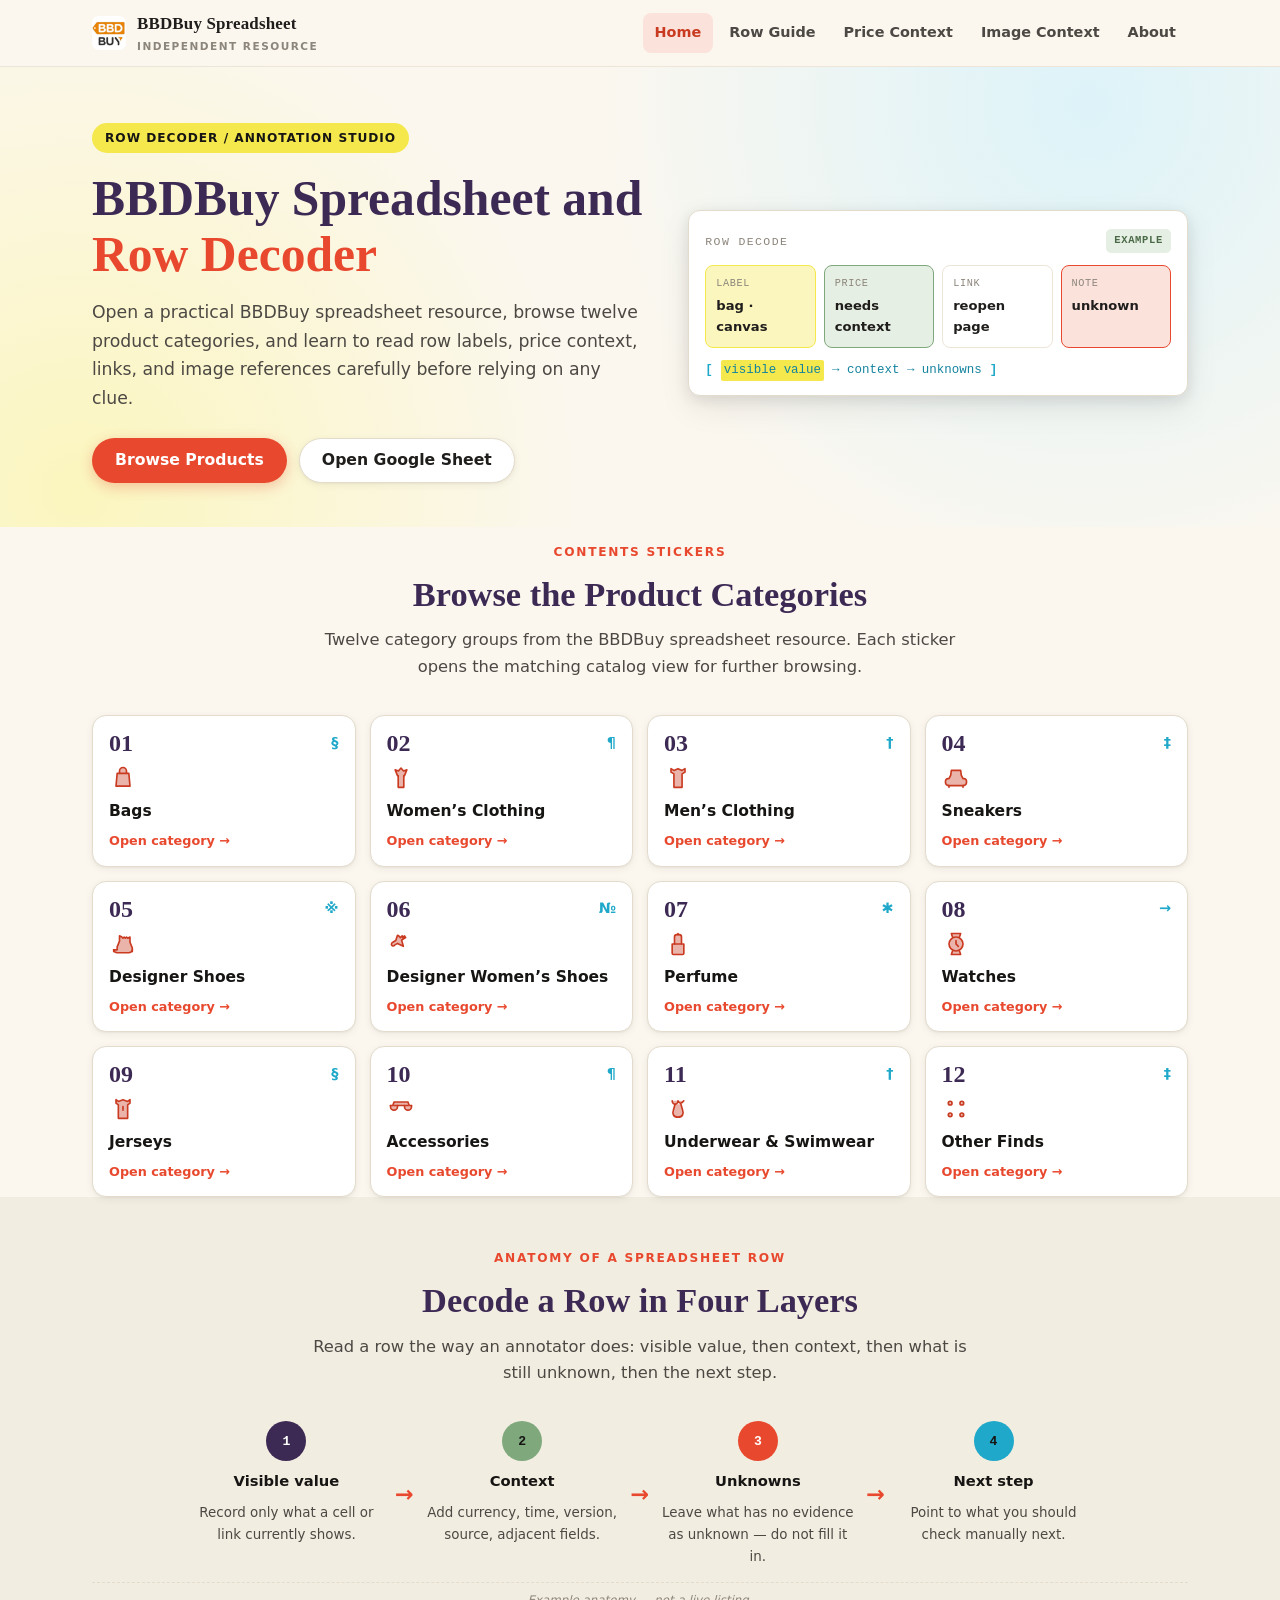
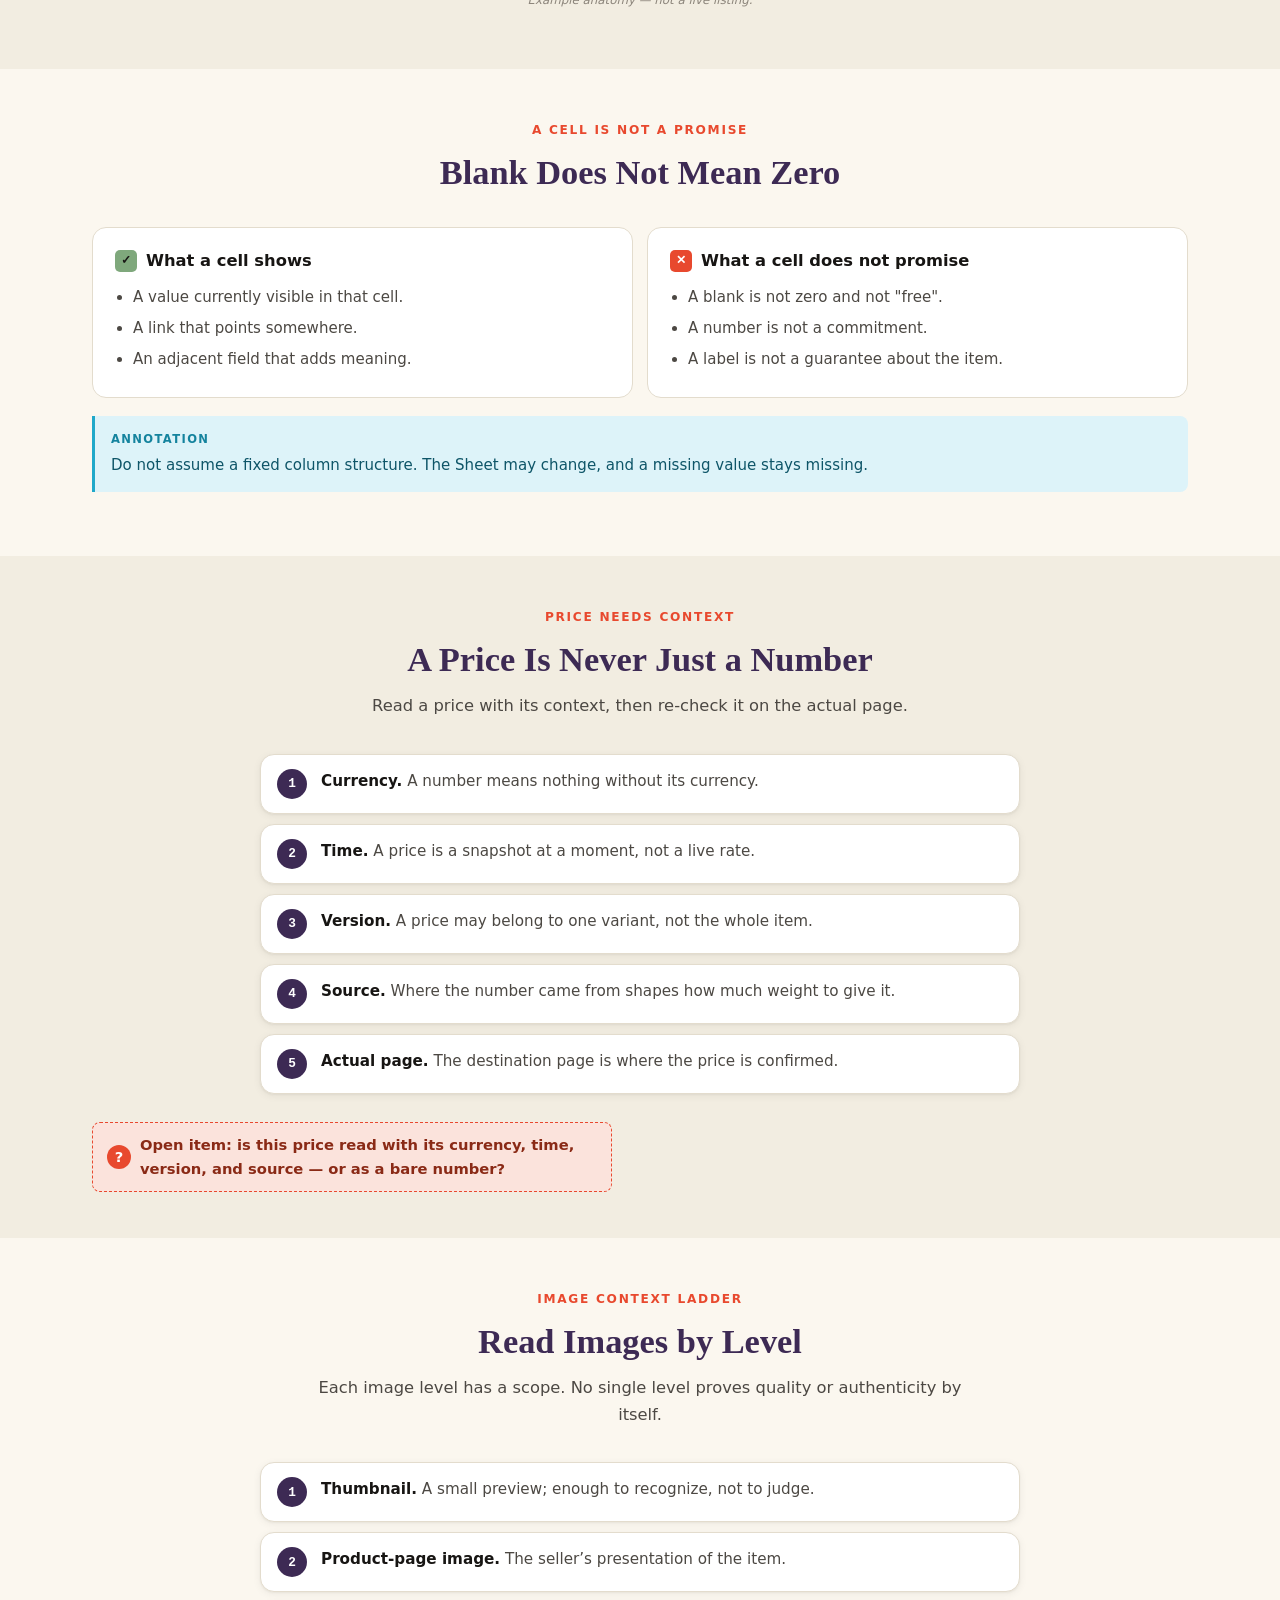
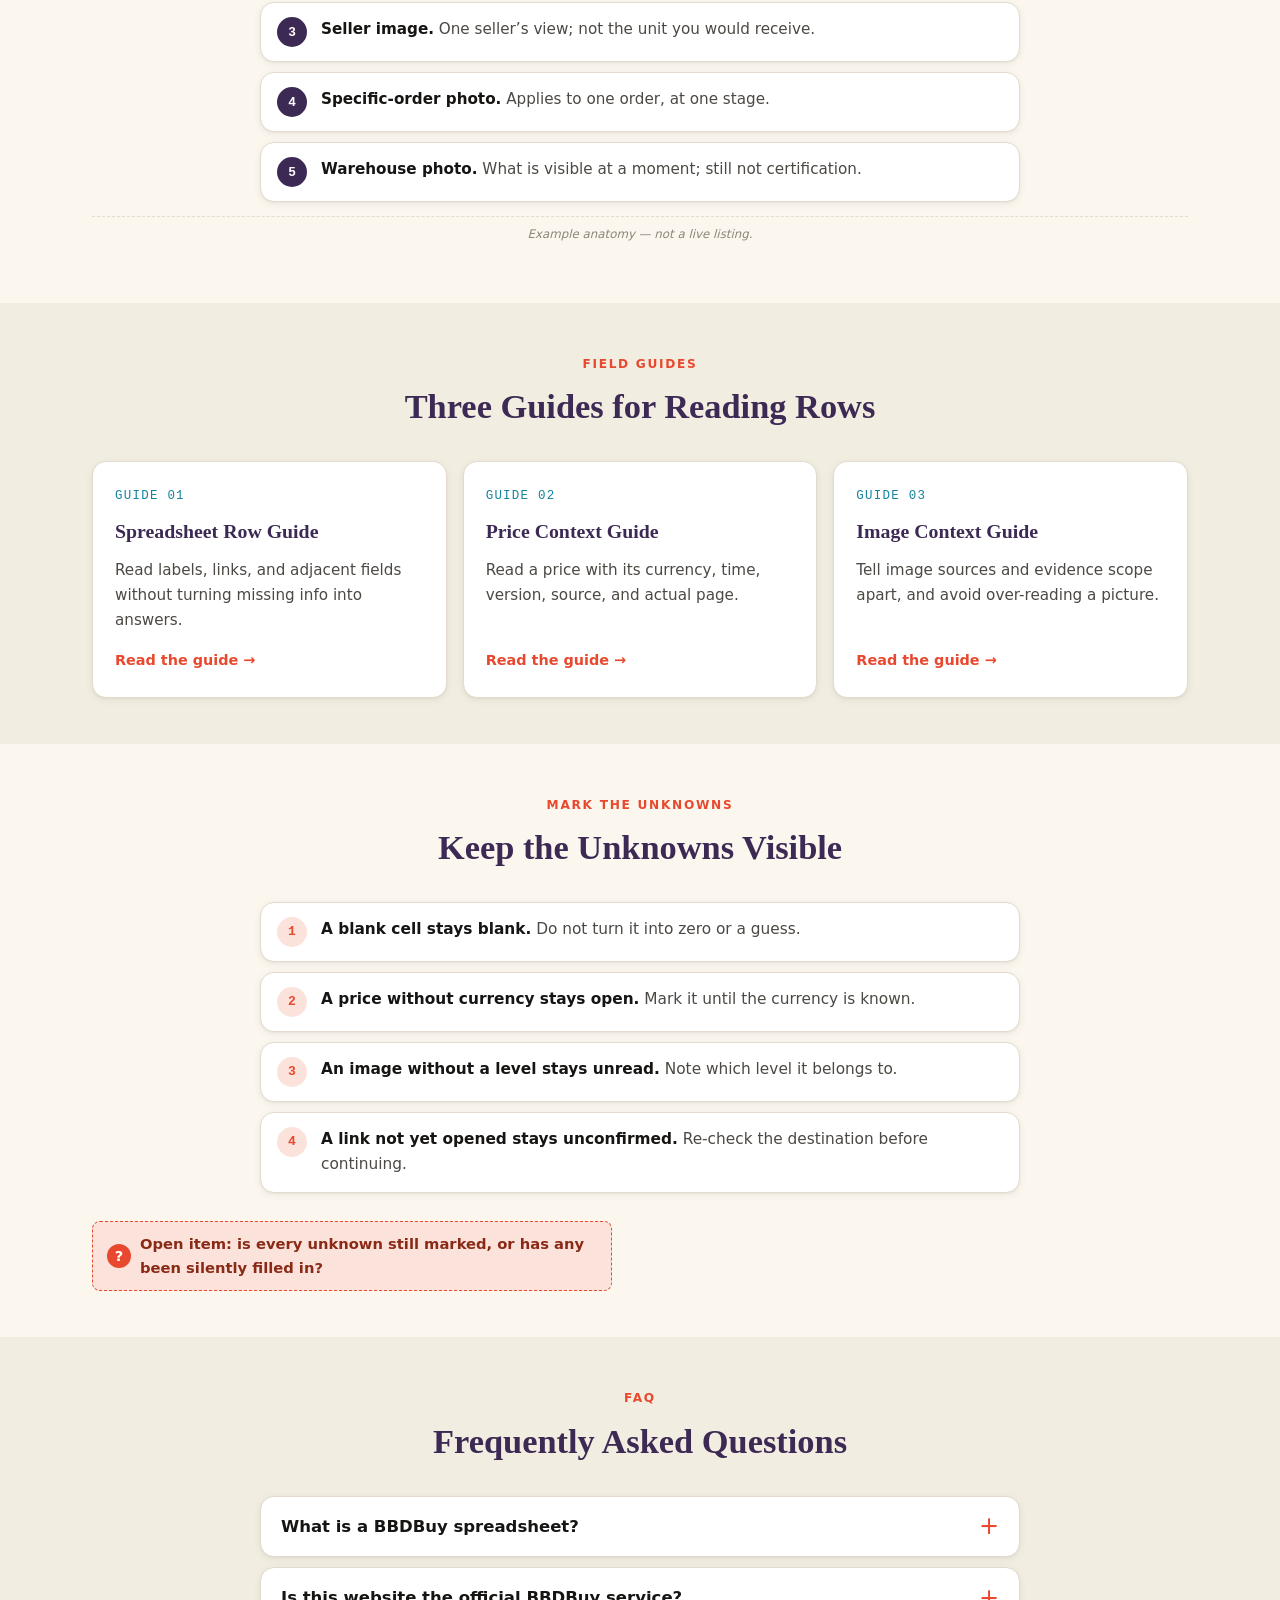
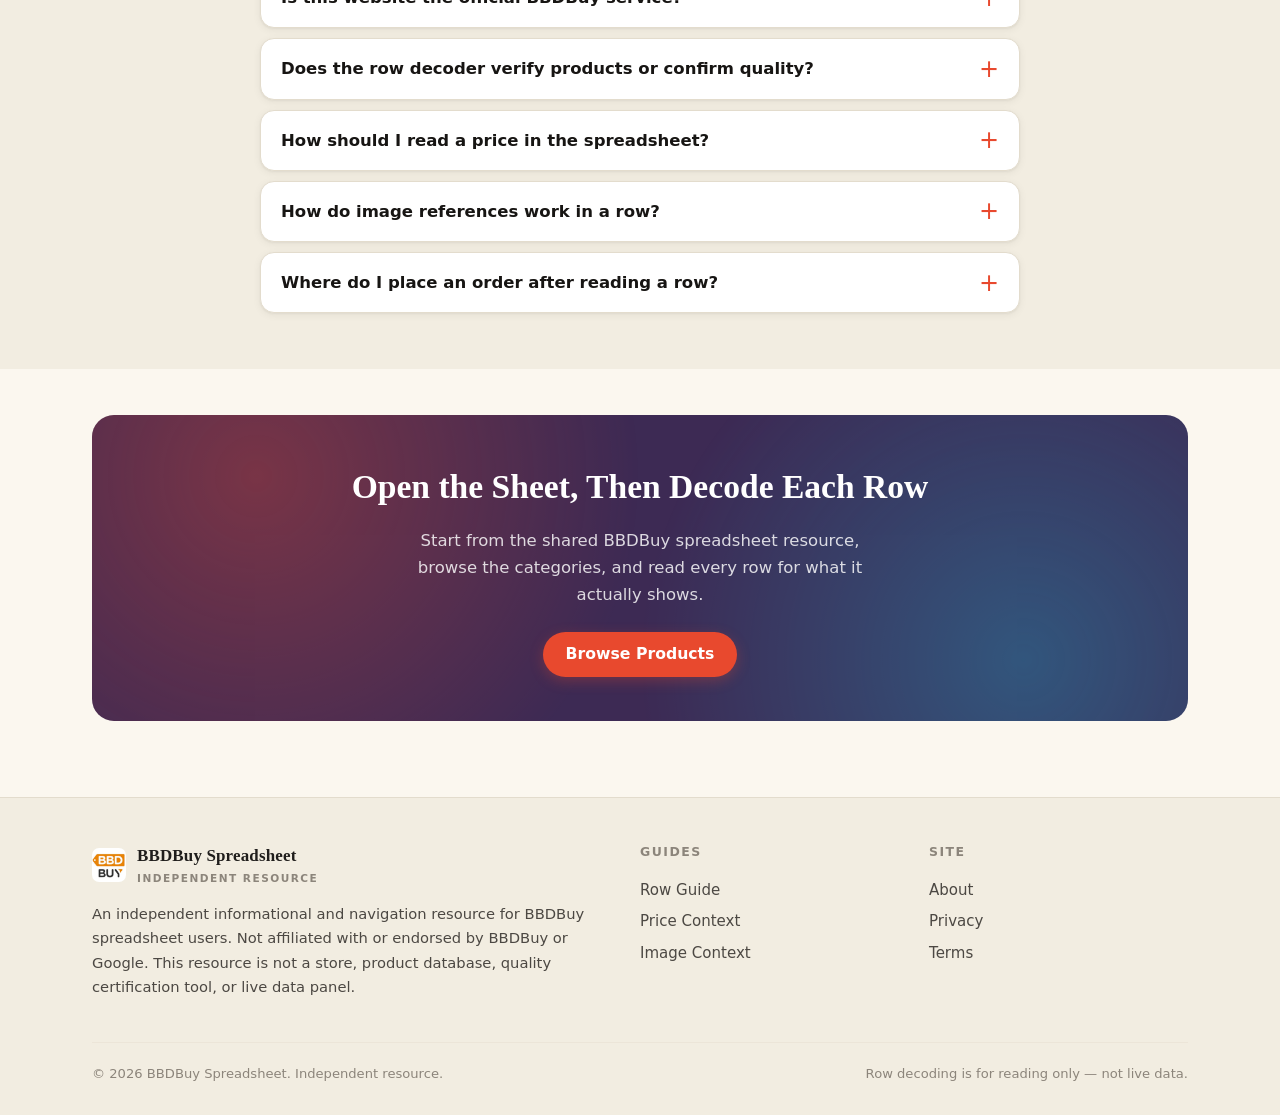
<file: index.html>
<!DOCTYPE html>
<html lang="en">
<head>
  <meta charset="UTF-8">
  <meta name="viewport" content="width=device-width, initial-scale=1.0">
  <script charset="UTF-8" id="LA_COLLECT" src="//sdk.51.la/js-sdk-pro.min.js"></script>
  <script>LA.init({id:"3R7KyZ6nqq0NWQsc",ck:"3R7KyZ6nqq0NWQsc"})</script>
  <meta name="google-site-verification" content="XJH5bWyu3Ub_fdbfXnCgktieLxeAN7sLbtjSL6n2SaM" />
  <title>BBDBuy Spreadsheet &amp; Row Guide | Independent Resource</title>
  <meta name="description" content="Open a practical BBDBuy spreadsheet resource, browse categories, and learn how to read row labels, price context, links, and image references carefully.">
  <link rel="canonical" href="https://repglide.github.io/bbdbuy-spreadsheet/">
  <link rel="icon" type="image/png" href="./assets/images/favicon.png">
  <link rel="stylesheet" href="./assets/css/styles.css">

  <!-- Open Graph / Twitter -->
  <meta property="og:type" content="website">
  <meta property="og:url" content="https://repglide.github.io/bbdbuy-spreadsheet/">
  <meta property="og:title" content="BBDBuy Spreadsheet &amp; Row Guide | Independent Resource">
  <meta property="og:description" content="Open a practical BBDBuy spreadsheet resource, browse categories, and learn how to read row labels, price context, links, and image references carefully.">
  <meta name="twitter:card" content="summary">
  <meta name="twitter:title" content="BBDBuy Spreadsheet &amp; Row Guide | Independent Resource">
  <meta name="twitter:description" content="Open a practical BBDBuy spreadsheet resource, browse categories, and learn how to read row labels, price context, links, and image references carefully.">

  <!-- JSON-LD Structured Data -->
  <script type="application/ld+json">
  {
    "@context": "https://schema.org",
    "@graph": [
      {
        "@type": "WebSite",
        "@id": "https://repglide.github.io/bbdbuy-spreadsheet/#website",
        "url": "https://repglide.github.io/bbdbuy-spreadsheet/",
        "name": "BBDBuy Spreadsheet & Row Guide",
        "description": "Independent directory and informational guide for BBDBuy spreadsheet users, built around a row decoder that separates visible values, context, unknowns, and the next step."
      },
      {
        "@type": "WebPage",
        "@id": "https://repglide.github.io/bbdbuy-spreadsheet/#webpage",
        "url": "https://repglide.github.io/bbdbuy-spreadsheet/",
        "name": "BBDBuy Spreadsheet and Row Decoder",
        "isPartOf": { "@id": "https://repglide.github.io/bbdbuy-spreadsheet/#website" },
        "description": "Open a practical BBDBuy spreadsheet resource, browse categories, and learn how to read row labels, price context, links, and image references carefully."
      },
      {
        "@type": "FAQPage",
        "mainEntity": [
          {
            "@type": "Question",
            "name": "What is a BBDBuy spreadsheet?",
            "acceptedAnswer": {
              "@type": "Answer",
              "text": "A BBDBuy spreadsheet is a shared document that compiles listing references, category groupings, and product links formatted for use with agent shopping services. Each row is a reference to read carefully, not a confirmed listing."
            }
          },
          {
            "@type": "Question",
            "name": "Is this website the official BBDBuy service?",
            "acceptedAnswer": {
              "@type": "Answer",
              "text": "No. This website is an independent informational and navigation resource. It is not affiliated with, endorsed by, or operated by BBDBuy or Google."
            }
          },
          {
            "@type": "Question",
            "name": "Does the row decoder verify products or confirm quality?",
            "acceptedAnswer": {
              "@type": "Answer",
              "text": "No. The row decoder is a reading framework. It does not act as a store, product database, quality certification tool, or live data panel. Missing information stays unknown and is not filled in."
            }
          },
          {
            "@type": "Question",
            "name": "How should I read a price in the spreadsheet?",
            "acceptedAnswer": {
              "@type": "Answer",
              "text": "Read a price with its context — currency, time, version, source, and adjacent fields — and re-check it on the actual page. A price alone, without context, is not a commitment."
            }
          },
          {
            "@type": "Question",
            "name": "How do image references work in a row?",
            "acceptedAnswer": {
              "@type": "Answer",
              "text": "Images are read by level — thumbnail, product-page image, seller image, specific-order photo, or warehouse photo. No single level proves quality or authenticity by itself."
            }
          },
          {
            "@type": "Question",
            "name": "Where do I place an order after reading a row?",
            "acceptedAnswer": {
              "@type": "Answer",
              "text": "After reading a row and re-checking the destination page, you can continue through an agent shopping service to submit the item. This website is a navigation resource and does not process orders itself."
            }
          }
        ]
      }
    ]
  }
  </script>
</head>
<body>
  <a href="#main-content" class="skip-link">Skip to main content</a>

  <!-- Header -->
  <header class="site-header">
    <div class="container header-inner">
      <a href="./index.html" class="brand" aria-label="BBDBuy Spreadsheet Home">
        <img src="./assets/images/logo.png" alt="BBDBuy logo" width="34" height="34">
        <span class="brand-name">BBDBuy Spreadsheet<small>Independent Resource</small></span>
      </a>
      <button class="mobile-nav-toggle" aria-expanded="false" aria-label="Toggle navigation menu">
        <svg viewBox="0 0 24 24" fill="none" stroke="currentColor" stroke-width="2" width="22" height="22"><line x1="3" y1="6" x2="21" y2="6"></line><line x1="3" y1="12" x2="21" y2="12"></line><line x1="3" y1="18" x2="21" y2="18"></line></svg>
      </button>
      <nav class="main-nav" aria-label="Primary Navigation">
        <ul>
          <li><a href="./index.html" class="active">Home</a></li>
          <li><a href="./spreadsheet-row-guide/">Row Guide</a></li>
          <li><a href="./price-context-guide/">Price Context</a></li>
          <li><a href="./image-context-guide/">Image Context</a></li>
          <li><a href="./about/">About</a></li>
        </ul>
      </nav>
    </div>
  </header>

  <main id="main-content">
    <!-- Hero -->
    <section class="hero-section">
      <div class="container hero-grid">
        <div>
          <span class="hero-badge">Row Decoder / Annotation Studio</span>
          <h1 class="hero-title">BBDBuy Spreadsheet and <em>Row Decoder</em></h1>
          <p class="hero-description">Open a practical BBDBuy spreadsheet resource, browse twelve product categories, and learn to read row labels, price context, links, and image references carefully before relying on any clue.</p>
          <div class="hero-actions">
            <a href="https://repglide.com/?agent=bbdbuy" class="btn btn-primary" target="_blank" rel="nofollow noopener">Browse Products</a>
            <a href="https://docs.google.com/spreadsheets/d/1E0tfNfYWDVXzheVSI_w393HgCDac6Gtg/edit?usp=sharing&amp;ouid=102900013243329745539&amp;rtpof=true&amp;sd=true" class="btn btn-secondary" target="_blank" rel="noopener">Open Google Sheet</a>
          </div>
        </div>
        <div class="hero-visual" aria-hidden="true">
          <div class="row-card">
            <div class="row-head"><span class="row-title">Row decode</span><span class="ctx-tag">example</span></div>
            <div class="row-cells">
              <div class="rcell is-hl"><span class="rc-label">Label</span><span class="rc-val">bag · canvas</span></div>
              <div class="rcell is-ctx"><span class="rc-label">Price</span><span class="rc-val">needs context</span></div>
              <div class="rcell"><span class="rc-label">Link</span><span class="rc-val">reopen page</span></div>
              <div class="rcell is-unk"><span class="rc-label">Note</span><span class="rc-val">unknown</span></div>
            </div>
            <div class="row-annotate"><span class="bracket">[</span> <span class="hl">visible value</span> → context → unknowns <span class="bracket">]</span></div>
          </div>
        </div>
      </div>
    </section>

    <!-- Product Categories (immediately after Hero) -->
    <section class="categories-section" id="categories" aria-labelledby="cat-heading">
      <div class="container">
        <div class="section-header">
          <span class="eyebrow">Contents Stickers</span>
          <h2 class="section-title" id="cat-heading">Browse the Product Categories</h2>
          <p class="section-lead">Twelve category groups from the BBDBuy spreadsheet resource. Each sticker opens the matching catalog view for further browsing.</p>
        </div>

        <div class="cat-grid">
          <a class="cat-card" href="https://repglide.com/category/bags?agent=bbdbuy" target="_blank" rel="nofollow noopener">
            <span class="cat-top"><span class="cat-index">01</span><span class="cat-mark">§</span></span>
            <span class="cat-icon" aria-hidden="true"><svg viewBox="0 0 24 24" fill="currentColor" fill-opacity="0.38" stroke="currentColor" stroke-width="1.4" stroke-linecap="round" stroke-linejoin="round"><path d="M7 8h10l1 11H6L7 8Z"/><path d="M9 8V6a3 3 0 0 1 6 0v2"/></svg></span>
            <span class="cat-name">Bags</span>
            <span class="cat-arrow">Open category →</span>
          </a>
          <a class="cat-card" href="https://repglide.com/category/womens-clothing?agent=bbdbuy" target="_blank" rel="nofollow noopener">
            <span class="cat-top"><span class="cat-index">02</span><span class="cat-mark">¶</span></span>
            <span class="cat-icon" aria-hidden="true"><svg viewBox="0 0 24 24" fill="currentColor" fill-opacity="0.38" stroke="currentColor" stroke-width="1.4" stroke-linecap="round" stroke-linejoin="round"><path d="M12 3.5 9.8 6 7 5l2 5h.6V20h4.8V10H15l2-5-2.8 1L12 3.5Z"/></svg></span>
            <span class="cat-name">Women&rsquo;s Clothing</span>
            <span class="cat-arrow">Open category →</span>
          </a>
          <a class="cat-card" href="https://repglide.com/category/mens-clothing?agent=bbdbuy" target="_blank" rel="nofollow noopener">
            <span class="cat-top"><span class="cat-index">03</span><span class="cat-mark">†</span></span>
            <span class="cat-icon" aria-hidden="true"><svg viewBox="0 0 24 24" fill="currentColor" fill-opacity="0.38" stroke="currentColor" stroke-width="1.4" stroke-linecap="round" stroke-linejoin="round"><path d="M12 4 8.5 5.5 6 4v3l2.5 1.5V20h7V8.5L18 7V4l-2.5 1.5L12 4Z"/></svg></span>
            <span class="cat-name">Men&rsquo;s Clothing</span>
            <span class="cat-arrow">Open category →</span>
          </a>
          <a class="cat-card" href="https://repglide.com/category/sneakers?agent=bbdbuy" target="_blank" rel="nofollow noopener">
            <span class="cat-top"><span class="cat-index">04</span><span class="cat-mark">‡</span></span>
            <span class="cat-icon" aria-hidden="true"><svg viewBox="0 0 24 24" fill="currentColor" fill-opacity="0.38" stroke="currentColor" stroke-width="1.4" stroke-linecap="round" stroke-linejoin="round"><path d="M3 16v-1.5c0-1 1-2 2-2h1l1.5-3L8 5.5h8l.5 4L18 12.5h1c1 0 2 1 2 2V16c0 1.5-1.5 2.5-3 2.5H6c-1.5 0-3-1-3-2.5Z"/><path d="M6 18.5V20M18 18.5V20"/></svg></span>
            <span class="cat-name">Sneakers</span>
            <span class="cat-arrow">Open category →</span>
          </a>
          <a class="cat-card" href="https://repglide.com/category/designer-shoes?agent=bbdbuy" target="_blank" rel="nofollow noopener">
            <span class="cat-top"><span class="cat-index">05</span><span class="cat-mark">※</span></span>
            <span class="cat-icon" aria-hidden="true"><svg viewBox="0 0 24 24" fill="currentColor" fill-opacity="0.38" stroke="currentColor" stroke-width="1.4" stroke-linecap="round" stroke-linejoin="round"><path d="M4 17c0 1.5 1.5 2.5 3 2.5h10c1.5 0 3-1 3-2.5v-1.5l-2-5V6l-2 1-1-1-1 1-1-1-1 1-1-1-2-1v4.5l-2 5V17Z"/><path d="M4 17v1.5M20 17v1.5"/></svg></span>
            <span class="cat-name">Designer Shoes</span>
            <span class="cat-arrow">Open category →</span>
          </a>
          <a class="cat-card" href="https://repglide.com/category/designer-womens-shoes?agent=bbdbuy" target="_blank" rel="nofollow noopener">
            <span class="cat-top"><span class="cat-index">06</span><span class="cat-mark">№</span></span>
            <span class="cat-icon" aria-hidden="true"><svg viewBox="0 0 24 24" fill="currentColor" fill-opacity="0.38" stroke="currentColor" stroke-width="1.4" stroke-linecap="round" stroke-linejoin="round"><path d="M9 4.5 7.5 9 5 10.5c-1 .5-1.5 1.5-1 2.5s2 1 2.5 0L9 11.5 14 14l-1.5-5.5L16 6.5 15 5l-1.5 1.5L13 5l-1.5 1.5L10 5 9 4.5Z"/></svg></span>
            <span class="cat-name">Designer Women&rsquo;s Shoes</span>
            <span class="cat-arrow">Open category →</span>
          </a>
          <a class="cat-card" href="https://repglide.com/category/perfume?agent=bbdbuy" target="_blank" rel="nofollow noopener">
            <span class="cat-top"><span class="cat-index">07</span><span class="cat-mark">✱</span></span>
            <span class="cat-icon" aria-hidden="true"><svg viewBox="0 0 24 24" fill="currentColor" fill-opacity="0.38" stroke="currentColor" stroke-width="1.4" stroke-linecap="round" stroke-linejoin="round"><path d="M9 12V6a2 2 0 0 1 2-2h2a2 2 0 0 1 2 2v6"/><path d="M7 12h10v8a1 1 0 0 1-1 1H8a1 1 0 0 1-1-1v-8Z"/><path d="M12 4V3"/></svg></span>
            <span class="cat-name">Perfume</span>
            <span class="cat-arrow">Open category →</span>
          </a>
          <a class="cat-card" href="https://repglide.com/category/watches?agent=bbdbuy" target="_blank" rel="nofollow noopener">
            <span class="cat-top"><span class="cat-index">08</span><span class="cat-mark">→</span></span>
            <span class="cat-icon" aria-hidden="true"><svg viewBox="0 0 24 24" fill="currentColor" fill-opacity="0.38" stroke="currentColor" stroke-width="1.4" stroke-linecap="round" stroke-linejoin="round"><circle cx="12" cy="12" r="6"/><path d="M12 9v3l2 2"/><path d="M9 6 8 3h8l-1 3"/><path d="M9 18l-1 3h8l-1-3"/></svg></span>
            <span class="cat-name">Watches</span>
            <span class="cat-arrow">Open category →</span>
          </a>
          <a class="cat-card" href="https://repglide.com/category/jerseys?agent=bbdbuy" target="_blank" rel="nofollow noopener">
            <span class="cat-top"><span class="cat-index">09</span><span class="cat-mark">§</span></span>
            <span class="cat-icon" aria-hidden="true"><svg viewBox="0 0 24 24" fill="currentColor" fill-opacity="0.38" stroke="currentColor" stroke-width="1.4" stroke-linecap="round" stroke-linejoin="round"><path d="M12 4 8 5.5 6 4v3l2 1.5V20h8V8.5L18 7V4l-2 1.5L12 4Z"/><path d="M12 10v3"/></svg></span>
            <span class="cat-name">Jerseys</span>
            <span class="cat-arrow">Open category →</span>
          </a>
          <a class="cat-card" href="https://repglide.com/category/accessories?agent=bbdbuy" target="_blank" rel="nofollow noopener">
            <span class="cat-top"><span class="cat-index">10</span><span class="cat-mark">¶</span></span>
            <span class="cat-icon" aria-hidden="true"><svg viewBox="0 0 24 24" fill="currentColor" fill-opacity="0.38" stroke="currentColor" stroke-width="1.4" stroke-linecap="round" stroke-linejoin="round"><path d="M3 9h2l1-3h12l1 3h2"/><path d="M3 9v1a3 3 0 0 0 6 0V9"/><path d="M15 9v1a3 3 0 0 0 6 0V9"/><path d="M6 9h12"/></svg></span>
            <span class="cat-name">Accessories</span>
            <span class="cat-arrow">Open category →</span>
          </a>
          <a class="cat-card" href="https://repglide.com/category/underwear-swimwear?agent=bbdbuy" target="_blank" rel="nofollow noopener">
            <span class="cat-top"><span class="cat-index">11</span><span class="cat-mark">†</span></span>
            <span class="cat-icon" aria-hidden="true"><svg viewBox="0 0 24 24" fill="currentColor" fill-opacity="0.38" stroke="currentColor" stroke-width="1.4" stroke-linecap="round" stroke-linejoin="round"><path d="M7 5c0 2 1.5 3 2.5 3S12 7 12 5c0 1 1.5 2 2.5 2S17 5 17 5"/><path d="M9.5 8 8 13c-1 3 0 6 4 6s5-3 4-6l-1.5-5"/></svg></span>
            <span class="cat-name">Underwear &amp; Swimwear</span>
            <span class="cat-arrow">Open category →</span>
          </a>
          <a class="cat-card" href="https://repglide.com/category/other?agent=bbdbuy" target="_blank" rel="nofollow noopener">
            <span class="cat-top"><span class="cat-index">12</span><span class="cat-mark">‡</span></span>
            <span class="cat-icon" aria-hidden="true"><svg viewBox="0 0 24 24" fill="currentColor" fill-opacity="0.38" stroke="currentColor" stroke-width="1.4" stroke-linecap="round" stroke-linejoin="round"><circle cx="7" cy="7" r="1.6"/><circle cx="17" cy="7" r="1.6"/><circle cx="7" cy="17" r="1.6"/><circle cx="17" cy="17" r="1.6"/></svg></span>
            <span class="cat-name">Other Finds</span>
            <span class="cat-arrow">Open category →</span>
          </a>
        </div>
      </div>
    </section>

    <!-- Anatomy of a Spreadsheet Row -->
    <section class="section section-alt" id="anatomy" aria-labelledby="anatomy-heading">
      <div class="container">
        <div class="section-header">
          <span class="eyebrow">Anatomy of a Spreadsheet Row</span>
          <h2 class="section-title" id="anatomy-heading">Decode a Row in Four Layers</h2>
          <p class="section-lead">Read a row the way an annotator does: visible value, then context, then what is still unknown, then the next step.</p>
        </div>

        <div class="anatomy">
          <div class="anatomy-step" data-d="1">
            <span class="anatomy-dot">1</span>
            <span class="anatomy-label">Visible value</span>
            <span class="anatomy-desc">Record only what a cell or link currently shows.</span>
          </div>
          <span class="anatomy-arrow" aria-hidden="true">→</span>
          <div class="anatomy-step" data-d="2">
            <span class="anatomy-dot">2</span>
            <span class="anatomy-label">Context</span>
            <span class="anatomy-desc">Add currency, time, version, source, adjacent fields.</span>
          </div>
          <span class="anatomy-arrow" aria-hidden="true">→</span>
          <div class="anatomy-step" data-d="3">
            <span class="anatomy-dot">3</span>
            <span class="anatomy-label">Unknowns</span>
            <span class="anatomy-desc">Leave what has no evidence as unknown — do not fill it in.</span>
          </div>
          <span class="anatomy-arrow" aria-hidden="true">→</span>
          <div class="anatomy-step" data-d="4">
            <span class="anatomy-dot">4</span>
            <span class="anatomy-label">Next step</span>
            <span class="anatomy-desc">Point to what you should check manually next.</span>
          </div>
        </div>
        <p class="example-flag" style="display:block;text-align:center;">Example anatomy — not a live listing.</p>
      </div>
    </section>

    <!-- A Cell Is Not a Promise -->
    <section class="section" id="cell-promise" aria-labelledby="cell-heading">
      <div class="container">
        <div class="section-header">
          <span class="eyebrow">A Cell Is Not a Promise</span>
          <h2 class="section-title" id="cell-heading">Blank Does Not Mean Zero</h2>
        </div>
        <div class="duo-grid">
          <div class="duo-col is-a">
            <h3><span class="mark">✓</span>What a cell shows</h3>
            <ul>
              <li>A value currently visible in that cell.</li>
              <li>A link that points somewhere.</li>
              <li>An adjacent field that adds meaning.</li>
            </ul>
          </div>
          <div class="duo-col is-b">
            <h3><span class="mark">✕</span>What a cell does not promise</h3>
            <ul>
              <li>A blank is not zero and not "free".</li>
              <li>A number is not a commitment.</li>
              <li>A label is not a guarantee about the item.</li>
            </ul>
          </div>
        </div>
        <div class="margin-note"><strong>Annotation</strong>Do not assume a fixed column structure. The Sheet may change, and a missing value stays missing.</div>
      </div>
    </section>

    <!-- Price Needs Context -->
    <section class="section section-alt" id="price-context" aria-labelledby="price-heading">
      <div class="container">
        <div class="section-header">
          <span class="eyebrow">Price Needs Context</span>
          <h2 class="section-title" id="price-heading">A Price Is Never Just a Number</h2>
          <p class="section-lead">Read a price with its context, then re-check it on the actual page.</p>
        </div>
        <ul class="ladder">
          <li><span class="rung">1</span><p><strong>Currency.</strong> A number means nothing without its currency.</p></li>
          <li><span class="rung">2</span><p><strong>Time.</strong> A price is a snapshot at a moment, not a live rate.</p></li>
          <li><span class="rung">3</span><p><strong>Version.</strong> A price may belong to one variant, not the whole item.</p></li>
          <li><span class="rung">4</span><p><strong>Source.</strong> Where the number came from shapes how much weight to give it.</p></li>
          <li><span class="rung">5</span><p><strong>Actual page.</strong> The destination page is where the price is confirmed.</p></li>
        </ul>
        <div class="open-note" style="max-width:520px;margin:18px auto 0;"><span class="qmark">?</span>Open item: is this price read with its currency, time, version, and source — or as a bare number?</div>
      </div>
    </section>

    <!-- Image Context Ladder -->
    <section class="section" id="image-ladder" aria-labelledby="image-heading">
      <div class="container">
        <div class="section-header">
          <span class="eyebrow">Image Context Ladder</span>
          <h2 class="section-title" id="image-heading">Read Images by Level</h2>
          <p class="section-lead">Each image level has a scope. No single level proves quality or authenticity by itself.</p>
        </div>
        <ul class="ladder">
          <li><span class="rung">1</span><p><strong>Thumbnail.</strong> A small preview; enough to recognize, not to judge.</p></li>
          <li><span class="rung">2</span><p><strong>Product-page image.</strong> The seller&rsquo;s presentation of the item.</p></li>
          <li><span class="rung">3</span><p><strong>Seller image.</strong> One seller&rsquo;s view; not the unit you would receive.</p></li>
          <li><span class="rung">4</span><p><strong>Specific-order photo.</strong> Applies to one order, at one stage.</p></li>
          <li><span class="rung">5</span><p><strong>Warehouse photo.</strong> What is visible at a moment; still not certification.</p></li>
        </ul>
        <p class="example-flag" style="display:block;text-align:center;">Example anatomy — not a live listing.</p>
      </div>
    </section>

    <!-- Guide entries -->
    <section class="section section-alt" id="guides" aria-labelledby="guides-heading">
      <div class="container">
        <div class="section-header">
          <span class="eyebrow">Field Guides</span>
          <h2 class="section-title" id="guides-heading">Three Guides for Reading Rows</h2>
        </div>
        <div class="guide-grid">
          <a class="guide-card" href="./spreadsheet-row-guide/">
            <span class="guide-num">GUIDE 01</span>
            <h3>Spreadsheet Row Guide</h3>
            <p>Read labels, links, and adjacent fields without turning missing info into answers.</p>
            <span class="guide-cta">Read the guide →</span>
          </a>
          <a class="guide-card" href="./price-context-guide/">
            <span class="guide-num">GUIDE 02</span>
            <h3>Price Context Guide</h3>
            <p>Read a price with its currency, time, version, source, and actual page.</p>
            <span class="guide-cta">Read the guide →</span>
          </a>
          <a class="guide-card" href="./image-context-guide/">
            <span class="guide-num">GUIDE 03</span>
            <h3>Image Context Guide</h3>
            <p>Tell image sources and evidence scope apart, and avoid over-reading a picture.</p>
            <span class="guide-cta">Read the guide →</span>
          </a>
        </div>
      </div>
    </section>

    <!-- Mark the Unknowns -->
    <section class="section" id="unknowns" aria-labelledby="unknowns-heading">
      <div class="container">
        <div class="section-header">
          <span class="eyebrow">Mark the Unknowns</span>
          <h2 class="section-title" id="unknowns-heading">Keep the Unknowns Visible</h2>
        </div>
        <ul class="unknowns-list">
          <li><span class="u-num">1</span><p><strong>A blank cell stays blank.</strong> Do not turn it into zero or a guess.</p></li>
          <li><span class="u-num">2</span><p><strong>A price without currency stays open.</strong> Mark it until the currency is known.</p></li>
          <li><span class="u-num">3</span><p><strong>An image without a level stays unread.</strong> Note which level it belongs to.</p></li>
          <li><span class="u-num">4</span><p><strong>A link not yet opened stays unconfirmed.</strong> Re-check the destination before continuing.</p></li>
        </ul>
        <div class="open-note" style="max-width:520px;margin:18px auto 0;"><span class="qmark">?</span>Open item: is every unknown still marked, or has any been silently filled in?</div>
      </div>
    </section>

    <!-- FAQ -->
    <section class="section section-alt" id="faq" aria-labelledby="faq-heading">
      <div class="container">
        <div class="section-header">
          <span class="eyebrow">FAQ</span>
          <h2 class="section-title" id="faq-heading">Frequently Asked Questions</h2>
        </div>
        <div class="faq-list">
          <details class="faq-item">
            <summary>What is a BBDBuy spreadsheet?</summary>
            <div class="faq-body"><p>A BBDBuy spreadsheet is a shared document that compiles listing references, category groupings, and product links formatted for use with agent shopping services. Each row is a reference to read carefully, not a confirmed listing.</p></div>
          </details>
          <details class="faq-item">
            <summary>Is this website the official BBDBuy service?</summary>
            <div class="faq-body"><p>No. This website is an independent informational and navigation resource. It is not affiliated with, endorsed by, or operated by BBDBuy or Google.</p></div>
          </details>
          <details class="faq-item">
            <summary>Does the row decoder verify products or confirm quality?</summary>
            <div class="faq-body"><p>No. The row decoder is a reading framework. It does not act as a store, product database, quality certification tool, or live data panel. Missing information stays unknown and is not filled in.</p></div>
          </details>
          <details class="faq-item">
            <summary>How should I read a price in the spreadsheet?</summary>
            <div class="faq-body"><p>Read a price with its context — currency, time, version, source, and adjacent fields — and re-check it on the actual page. A price alone, without context, is not a commitment.</p></div>
          </details>
          <details class="faq-item">
            <summary>How do image references work in a row?</summary>
            <div class="faq-body"><p>Images are read by level — thumbnail, product-page image, seller image, specific-order photo, or warehouse photo. No single level proves quality or authenticity by itself.</p></div>
          </details>
          <details class="faq-item">
            <summary>Where do I place an order after reading a row?</summary>
            <div class="faq-body"><p>After reading a row and re-checking the destination page, you can continue through an agent shopping service to submit the item. This website is a navigation resource and does not process orders itself.</p></div>
          </details>
        </div>
      </div>
    </section>

    <!-- Final CTA -->
    <section class="section" aria-labelledby="cta-heading">
      <div class="container">
        <div class="final-cta">
          <h2 id="cta-heading">Open the Sheet, Then Decode Each Row</h2>
          <p>Start from the shared BBDBuy spreadsheet resource, browse the categories, and read every row for what it actually shows.</p>
          <a href="https://repglide.com/?agent=bbdbuy" class="btn btn-primary" target="_blank" rel="nofollow noopener">Browse Products</a>
        </div>
      </div>
    </section>
  </main>

  <!-- Footer -->
  <footer class="site-footer">
    <div class="container">
      <div class="footer-grid">
        <div class="footer-brand">
          <a href="./index.html" class="brand" aria-label="BBDBuy Spreadsheet Home">
            <img src="./assets/images/logo.png" alt="BBDBuy logo" width="30" height="30">
            <span class="brand-name">BBDBuy Spreadsheet<small>Independent Resource</small></span>
          </a>
          <p>An independent informational and navigation resource for BBDBuy spreadsheet users. Not affiliated with or endorsed by BBDBuy or Google. This resource is not a store, product database, quality certification tool, or live data panel.</p>
        </div>
        <div class="footer-col">
          <h4>Guides</h4>
          <ul>
            <li><a href="./spreadsheet-row-guide/">Row Guide</a></li>
            <li><a href="./price-context-guide/">Price Context</a></li>
            <li><a href="./image-context-guide/">Image Context</a></li>
          </ul>
        </div>
        <div class="footer-col">
          <h4>Site</h4>
          <ul>
            <li><a href="./about/">About</a></li>
            <li><a href="./privacy/">Privacy</a></li>
            <li><a href="./terms/">Terms</a></li>
          </ul>
        </div>
      </div>
      <div class="footer-bottom">
        <span>&copy; <span id="year">2026</span> BBDBuy Spreadsheet. Independent resource.</span>
        <span>Row decoding is for reading only — not live data.</span>
      </div>
    </div>
  </footer>

  <script src="./assets/js/main.js"></script>
</body>
</html>
</file>
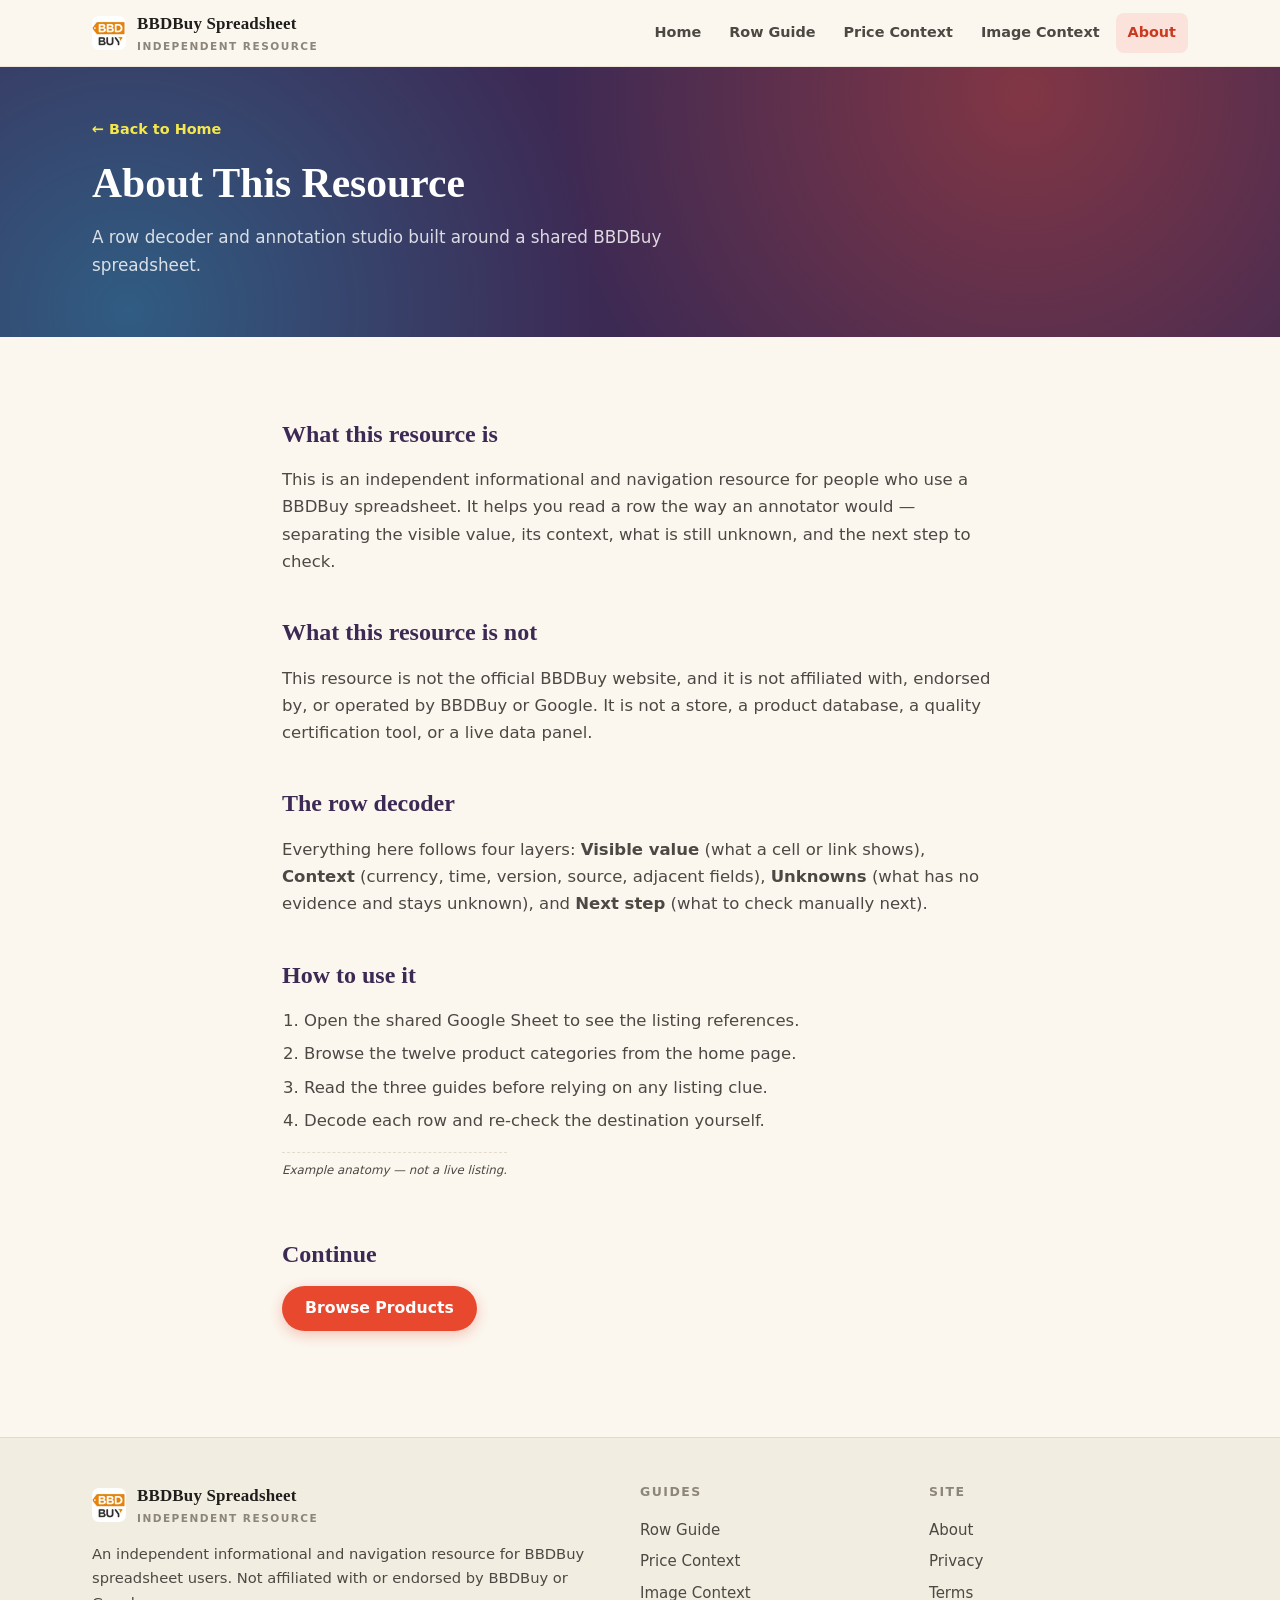
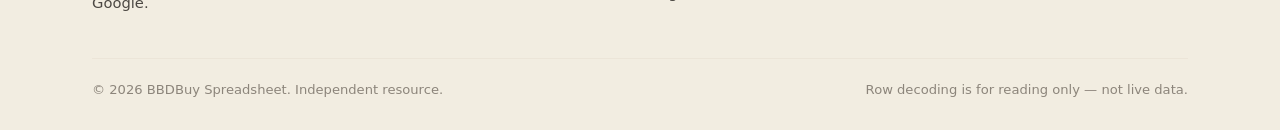
<file: about/index.html>
<!DOCTYPE html>
<html lang="en">
<head>
  <meta charset="UTF-8">
  <meta name="viewport" content="width=device-width, initial-scale=1.0">
  <title>About | BBDBuy Spreadsheet</title>
  <meta name="description" content="About this independent BBDBuy spreadsheet resource: a row decoder and annotation studio, not an official BBDBuy service.">
  <link rel="canonical" href="https://repglide.github.io/bbdbuy-spreadsheet/about/">
  <link rel="icon" type="image/png" href="../assets/images/favicon.png">
  <link rel="stylesheet" href="../assets/css/styles.css">
  <meta name="robots" content="index, follow">
</head>
<body>
  <a href="#main-content" class="skip-link">Skip to main content</a>

  <header class="site-header">
    <div class="container header-inner">
      <a href="../index.html" class="brand" aria-label="BBDBuy Spreadsheet Home">
        <img src="../assets/images/logo.png" alt="BBDBuy logo" width="34" height="34">
        <span class="brand-name">BBDBuy Spreadsheet<small>Independent Resource</small></span>
      </a>
      <button class="mobile-nav-toggle" aria-expanded="false" aria-label="Toggle navigation menu">
        <svg viewBox="0 0 24 24" fill="none" stroke="currentColor" stroke-width="2" width="22" height="22"><line x1="3" y1="6" x2="21" y2="6"></line><line x1="3" y1="12" x2="21" y2="12"></line><line x1="3" y1="18" x2="21" y2="18"></line></svg>
      </button>
      <nav class="main-nav" aria-label="Primary Navigation">
        <ul>
          <li><a href="../index.html">Home</a></li>
          <li><a href="../spreadsheet-row-guide/">Row Guide</a></li>
          <li><a href="../price-context-guide/">Price Context</a></li>
          <li><a href="../image-context-guide/">Image Context</a></li>
          <li><a href="../about/" class="active">About</a></li>
        </ul>
      </nav>
    </div>
  </header>

  <main id="main-content">
    <section class="page-hero">
      <div class="container">
        <a class="back-link" href="../index.html">← Back to Home</a>
        <h1>About This Resource</h1>
        <p>A row decoder and annotation studio built around a shared BBDBuy spreadsheet.</p>
      </div>
    </section>

    <div class="article-body">
      <h2>What this resource is</h2>
      <p>This is an independent informational and navigation resource for people who use a BBDBuy spreadsheet. It helps you read a row the way an annotator would — separating the visible value, its context, what is still unknown, and the next step to check.</p>

      <h2>What this resource is not</h2>
      <p>This resource is not the official BBDBuy website, and it is not affiliated with, endorsed by, or operated by BBDBuy or Google. It is not a store, a product database, a quality certification tool, or a live data panel.</p>

      <h2>The row decoder</h2>
      <p>Everything here follows four layers: <strong>Visible value</strong> (what a cell or link shows), <strong>Context</strong> (currency, time, version, source, adjacent fields), <strong>Unknowns</strong> (what has no evidence and stays unknown), and <strong>Next step</strong> (what to check manually next).</p>

      <h2>How to use it</h2>
      <ol>
        <li>Open the shared Google Sheet to see the listing references.</li>
        <li>Browse the twelve product categories from the home page.</li>
        <li>Read the three guides before relying on any listing clue.</li>
        <li>Decode each row and re-check the destination yourself.</li>
      </ol>

      <p class="example-flag">Example anatomy — not a live listing.</p>

      <h2>Continue</h2>
      <p><a href="https://repglide.com/?agent=bbdbuy" class="btn btn-primary" target="_blank" rel="nofollow noopener">Browse Products</a></p>
    </div>
  </main>

  <footer class="site-footer">
    <div class="container">
      <div class="footer-grid">
        <div class="footer-brand">
          <a href="../index.html" class="brand" aria-label="BBDBuy Spreadsheet Home">
            <img src="../assets/images/logo.png" alt="BBDBuy logo" width="30" height="30">
            <span class="brand-name">BBDBuy Spreadsheet<small>Independent Resource</small></span>
          </a>
          <p>An independent informational and navigation resource for BBDBuy spreadsheet users. Not affiliated with or endorsed by BBDBuy or Google.</p>
        </div>
        <div class="footer-col">
          <h4>Guides</h4>
          <ul>
            <li><a href="../spreadsheet-row-guide/">Row Guide</a></li>
            <li><a href="../price-context-guide/">Price Context</a></li>
            <li><a href="../image-context-guide/">Image Context</a></li>
          </ul>
        </div>
        <div class="footer-col">
          <h4>Site</h4>
          <ul>
            <li><a href="../about/">About</a></li>
            <li><a href="../privacy/">Privacy</a></li>
            <li><a href="../terms/">Terms</a></li>
          </ul>
        </div>
      </div>
      <div class="footer-bottom">
        <span>&copy; <span id="year">2026</span> BBDBuy Spreadsheet. Independent resource.</span>
        <span>Row decoding is for reading only — not live data.</span>
      </div>
    </div>
  </footer>

  <script src="../assets/js/main.js"></script>
</body>
</html>
</file>
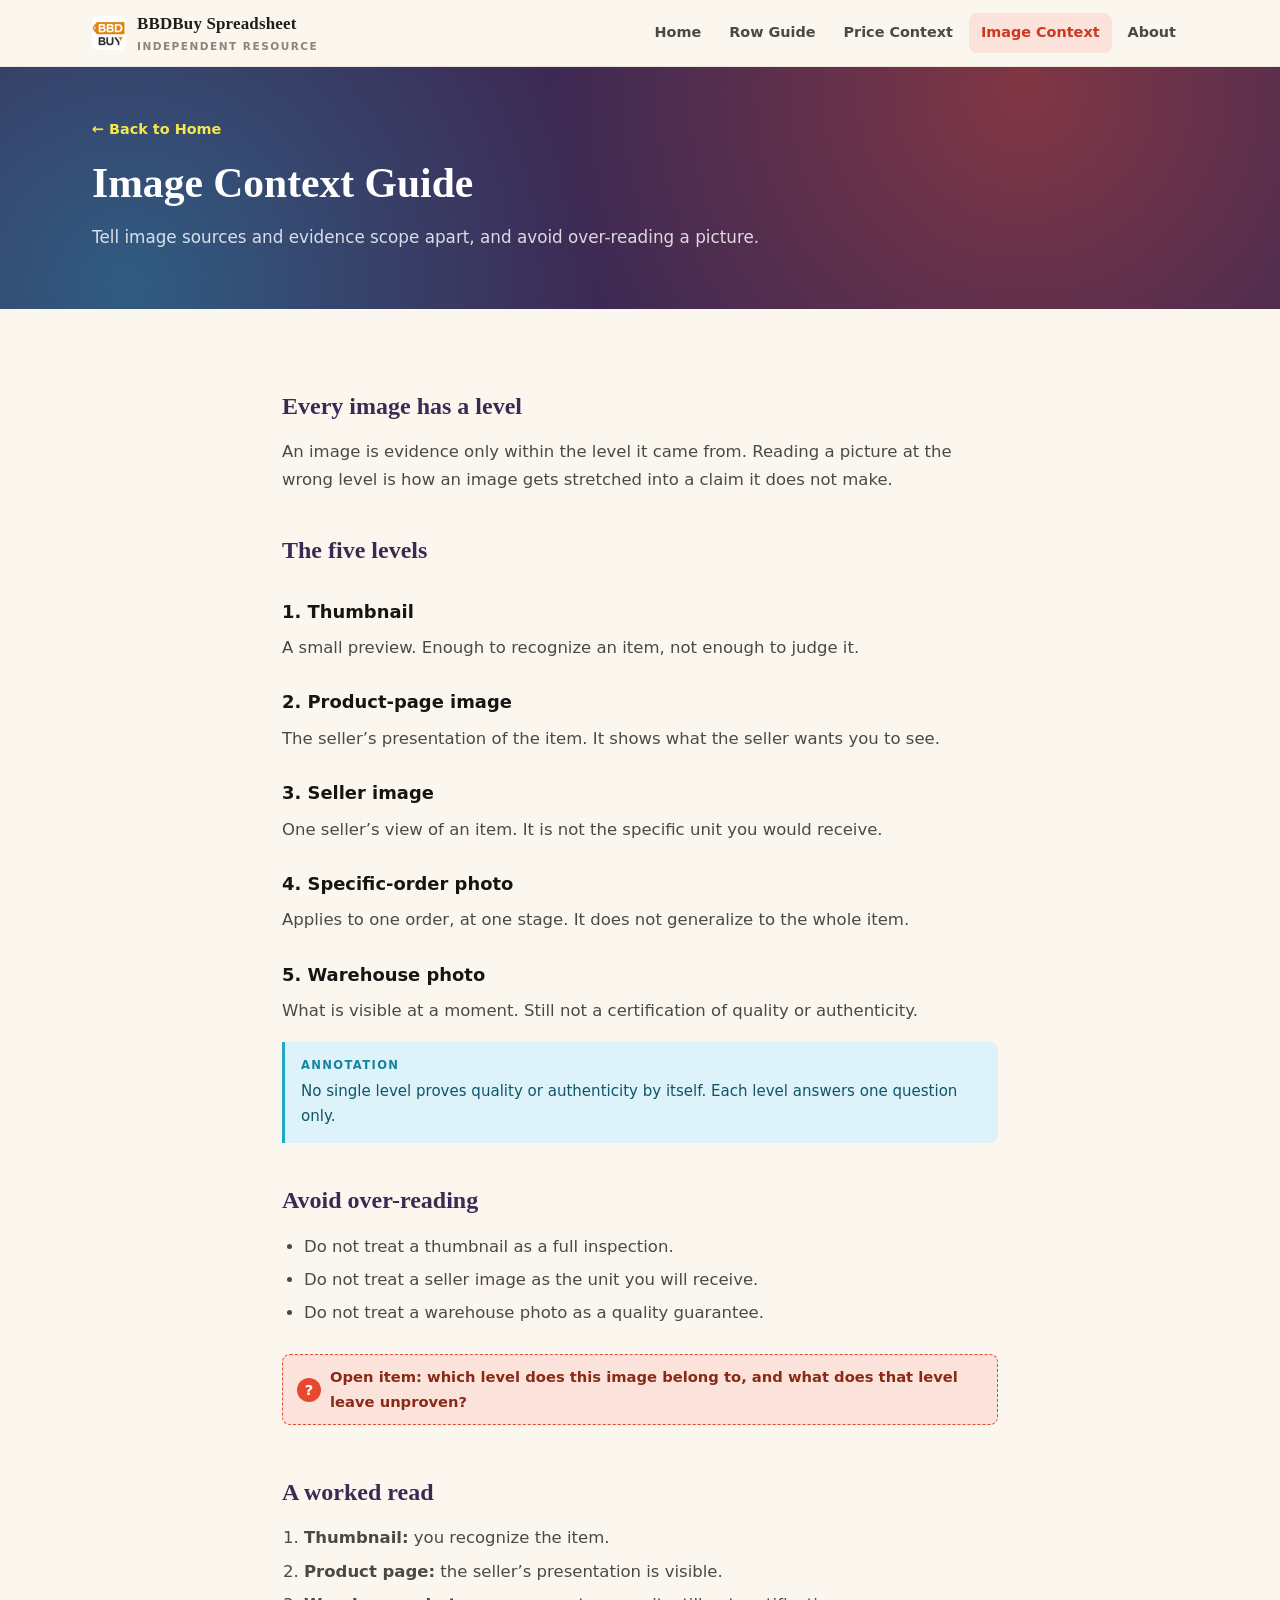
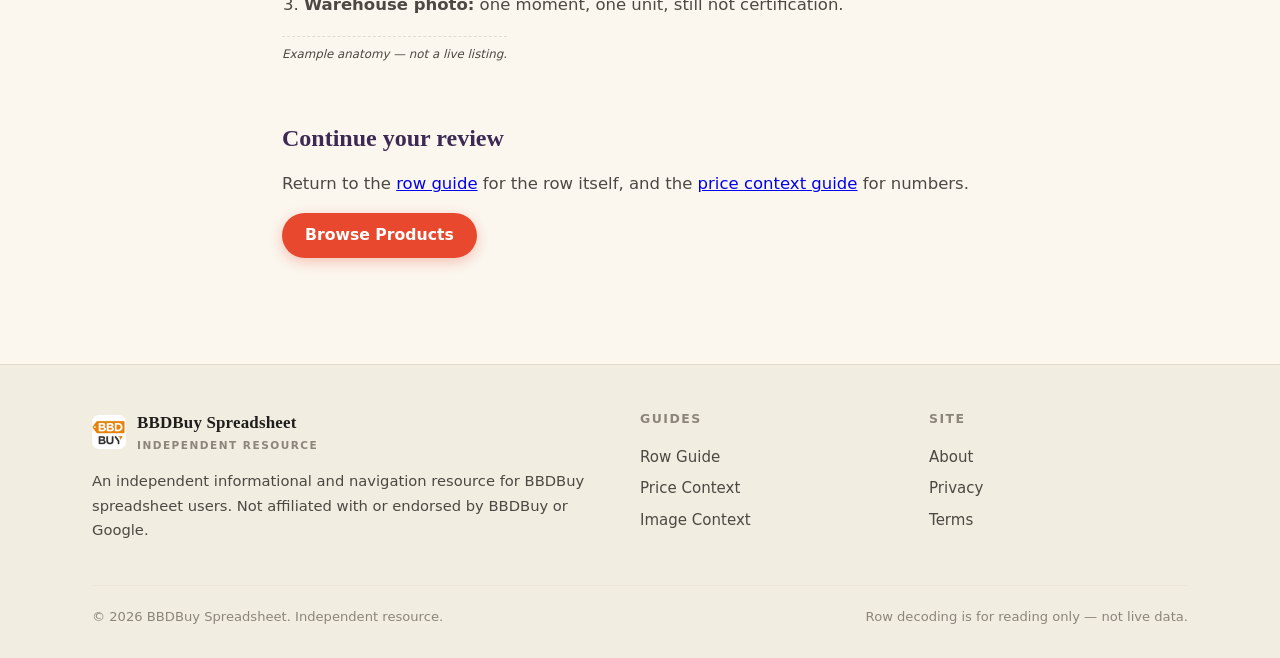
<file: image-context-guide/index.html>
<!DOCTYPE html>
<html lang="en">
<head>
  <meta charset="UTF-8">
  <meta name="viewport" content="width=device-width, initial-scale=1.0">
  <title>Image Context Guide | BBDBuy Spreadsheet</title>
  <meta name="description" content="Tell BBDBuy image sources and evidence scope apart, and avoid over-reading a picture.">
  <link rel="canonical" href="https://repglide.github.io/bbdbuy-spreadsheet/image-context-guide/">
  <link rel="icon" type="image/png" href="../assets/images/favicon.png">
  <link rel="stylesheet" href="../assets/css/styles.css">

  <meta property="og:type" content="article">
  <meta property="og:url" content="https://repglide.github.io/bbdbuy-spreadsheet/image-context-guide/">
  <meta property="og:title" content="Image Context Guide | BBDBuy Spreadsheet">
  <meta property="og:description" content="Tell BBDBuy image sources and evidence scope apart, and avoid over-reading a picture.">
  <meta name="twitter:card" content="summary">

  <script type="application/ld+json">
  {
    "@context": "https://schema.org",
    "@graph": [
      { "@type": "WebSite", "@id": "https://repglide.github.io/bbdbuy-spreadsheet/#website", "url": "https://repglide.github.io/bbdbuy-spreadsheet/", "name": "BBDBuy Spreadsheet & Row Guide" },
      { "@type": "BreadcrumbList", "itemListElement": [
        { "@type": "ListItem", "position": 1, "name": "Home", "item": "https://repglide.github.io/bbdbuy-spreadsheet/" },
        { "@type": "ListItem", "position": 2, "name": "Image Context Guide", "item": "https://repglide.github.io/bbdbuy-spreadsheet/image-context-guide/" }
      ]},
      { "@type": "Article", "@id": "https://repglide.github.io/bbdbuy-spreadsheet/image-context-guide/#article", "headline": "Image Context Guide", "description": "Tell BBDBuy image sources and evidence scope apart, and avoid over-reading a picture.", "isPartOf": { "@id": "https://repglide.github.io/bbdbuy-spreadsheet/#website" } }
    ]
  }
  </script>
</head>
<body>
  <a href="#main-content" class="skip-link">Skip to main content</a>

  <header class="site-header">
    <div class="container header-inner">
      <a href="../index.html" class="brand" aria-label="BBDBuy Spreadsheet Home">
        <img src="../assets/images/logo.png" alt="BBDBuy logo" width="34" height="34">
        <span class="brand-name">BBDBuy Spreadsheet<small>Independent Resource</small></span>
      </a>
      <button class="mobile-nav-toggle" aria-expanded="false" aria-label="Toggle navigation menu">
        <svg viewBox="0 0 24 24" fill="none" stroke="currentColor" stroke-width="2" width="22" height="22"><line x1="3" y1="6" x2="21" y2="6"></line><line x1="3" y1="12" x2="21" y2="12"></line><line x1="3" y1="18" x2="21" y2="18"></line></svg>
      </button>
      <nav class="main-nav" aria-label="Primary Navigation">
        <ul>
          <li><a href="../index.html">Home</a></li>
          <li><a href="../spreadsheet-row-guide/">Row Guide</a></li>
          <li><a href="../price-context-guide/">Price Context</a></li>
          <li><a href="../image-context-guide/" class="active">Image Context</a></li>
          <li><a href="../about/">About</a></li>
        </ul>
      </nav>
    </div>
  </header>

  <main id="main-content">
    <section class="page-hero">
      <div class="container">
        <a class="back-link" href="../index.html">← Back to Home</a>
        <h1>Image Context Guide</h1>
        <p>Tell image sources and evidence scope apart, and avoid over-reading a picture.</p>
      </div>
    </section>

    <div class="article-body">
      <h2>Every image has a level</h2>
      <p>An image is evidence only within the level it came from. Reading a picture at the wrong level is how an image gets stretched into a claim it does not make.</p>

      <h2>The five levels</h2>
      <h3>1. Thumbnail</h3>
      <p>A small preview. Enough to recognize an item, not enough to judge it.</p>
      <h3>2. Product-page image</h3>
      <p>The seller&rsquo;s presentation of the item. It shows what the seller wants you to see.</p>
      <h3>3. Seller image</h3>
      <p>One seller&rsquo;s view of an item. It is not the specific unit you would receive.</p>
      <h3>4. Specific-order photo</h3>
      <p>Applies to one order, at one stage. It does not generalize to the whole item.</p>
      <h3>5. Warehouse photo</h3>
      <p>What is visible at a moment. Still not a certification of quality or authenticity.</p>

      <div class="margin-note"><strong>Annotation</strong>No single level proves quality or authenticity by itself. Each level answers one question only.</div>

      <h2>Avoid over-reading</h2>
      <ul>
        <li>Do not treat a thumbnail as a full inspection.</li>
        <li>Do not treat a seller image as the unit you will receive.</li>
        <li>Do not treat a warehouse photo as a quality guarantee.</li>
      </ul>

      <div class="open-note"><span class="qmark">?</span>Open item: which level does this image belong to, and what does that level leave unproven?</div>

      <h2>A worked read</h2>
      <ol>
        <li><strong>Thumbnail:</strong> you recognize the item.</li>
        <li><strong>Product page:</strong> the seller&rsquo;s presentation is visible.</li>
        <li><strong>Warehouse photo:</strong> one moment, one unit, still not certification.</li>
      </ol>
      <p class="example-flag">Example anatomy — not a live listing.</p>

      <h2>Continue your review</h2>
      <p>Return to the <a href="../spreadsheet-row-guide/">row guide</a> for the row itself, and the <a href="../price-context-guide/">price context guide</a> for numbers.</p>
      <p><a href="https://repglide.com/?agent=bbdbuy" class="btn btn-primary" target="_blank" rel="nofollow noopener">Browse Products</a></p>
    </div>
  </main>

  <footer class="site-footer">
    <div class="container">
      <div class="footer-grid">
        <div class="footer-brand">
          <a href="../index.html" class="brand" aria-label="BBDBuy Spreadsheet Home">
            <img src="../assets/images/logo.png" alt="BBDBuy logo" width="30" height="30">
            <span class="brand-name">BBDBuy Spreadsheet<small>Independent Resource</small></span>
          </a>
          <p>An independent informational and navigation resource for BBDBuy spreadsheet users. Not affiliated with or endorsed by BBDBuy or Google.</p>
        </div>
        <div class="footer-col">
          <h4>Guides</h4>
          <ul>
            <li><a href="../spreadsheet-row-guide/">Row Guide</a></li>
            <li><a href="../price-context-guide/">Price Context</a></li>
            <li><a href="../image-context-guide/">Image Context</a></li>
          </ul>
        </div>
        <div class="footer-col">
          <h4>Site</h4>
          <ul>
            <li><a href="../about/">About</a></li>
            <li><a href="../privacy/">Privacy</a></li>
            <li><a href="../terms/">Terms</a></li>
          </ul>
        </div>
      </div>
      <div class="footer-bottom">
        <span>&copy; <span id="year">2026</span> BBDBuy Spreadsheet. Independent resource.</span>
        <span>Row decoding is for reading only — not live data.</span>
      </div>
    </div>
  </footer>

  <script src="../assets/js/main.js"></script>
</body>
</html>
</file>
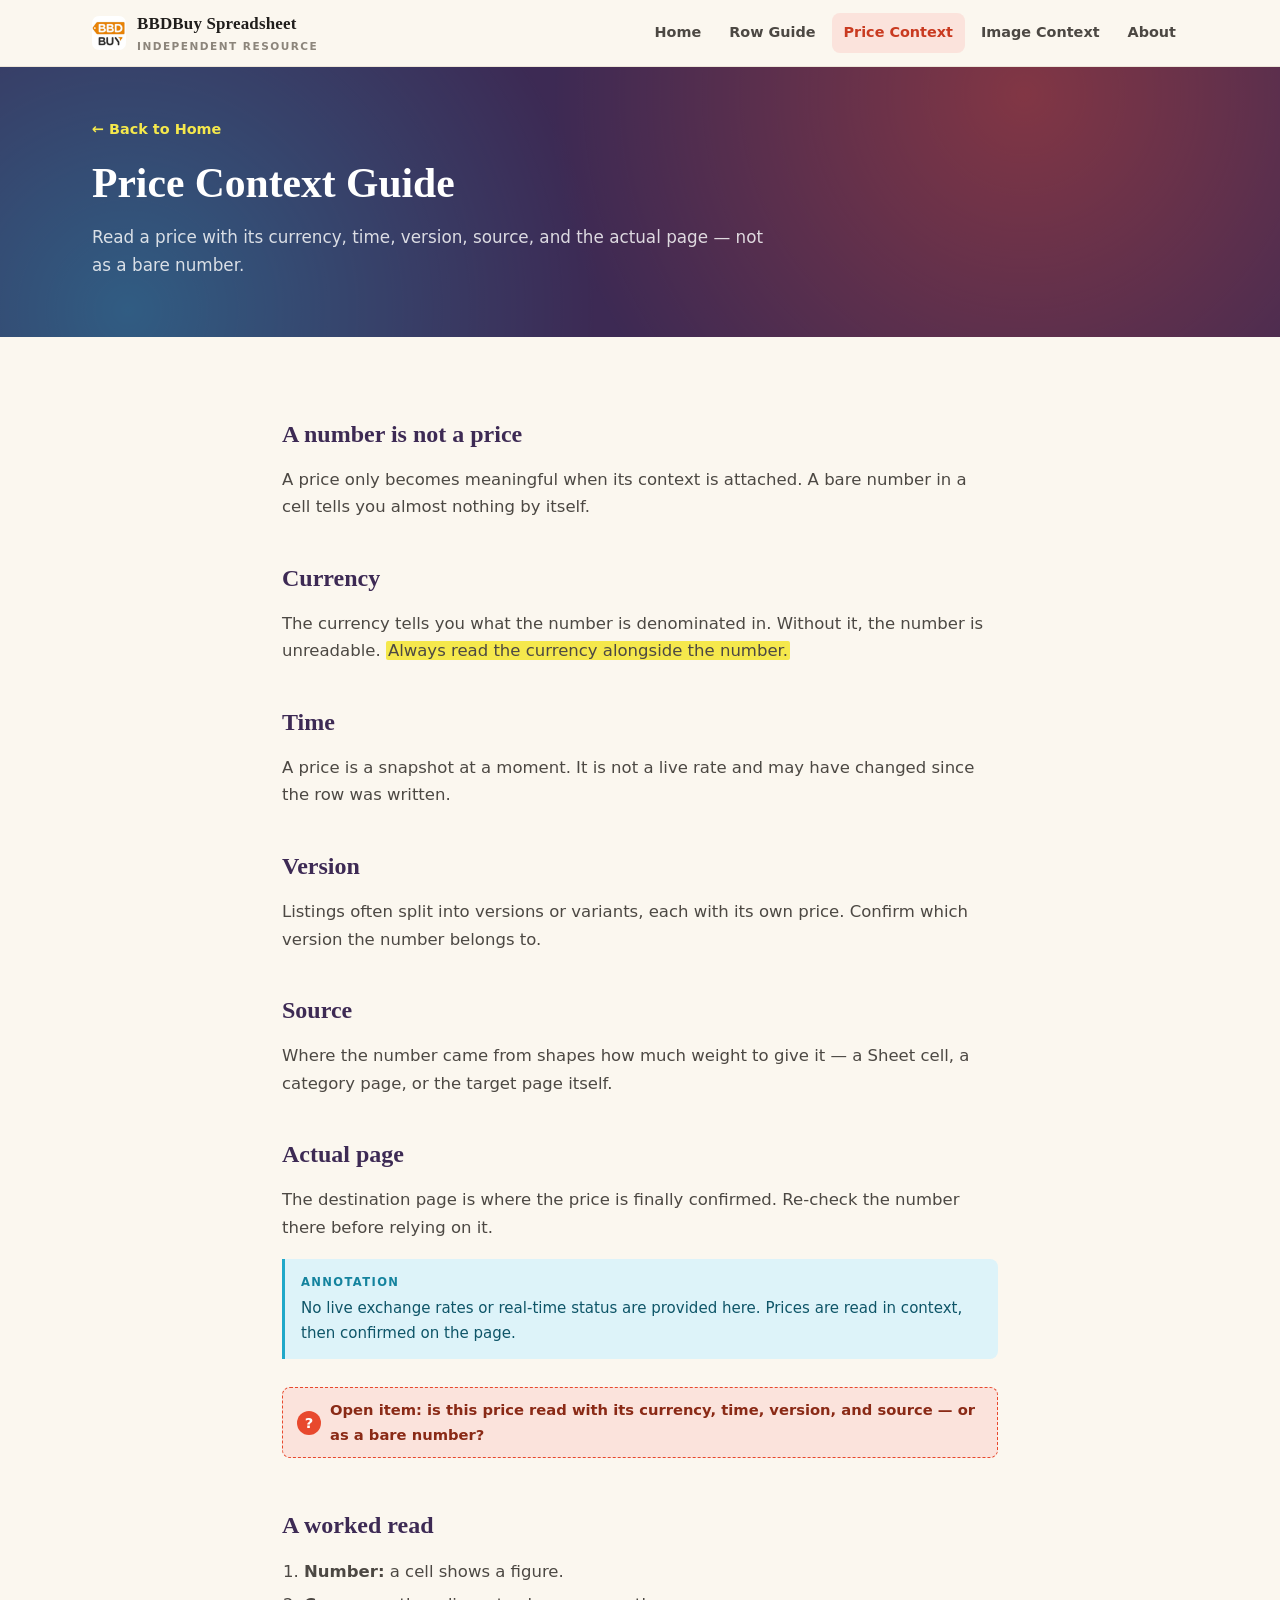
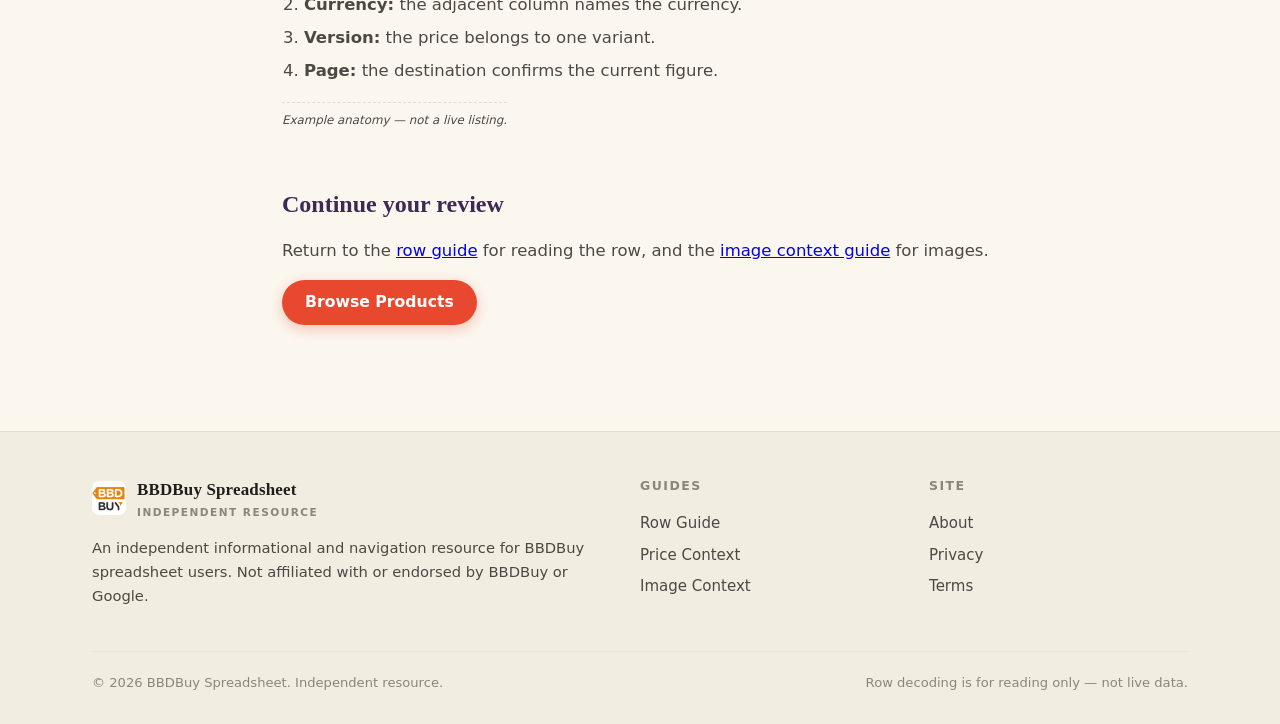
<file: price-context-guide/index.html>
<!DOCTYPE html>
<html lang="en">
<head>
  <meta charset="UTF-8">
  <meta name="viewport" content="width=device-width, initial-scale=1.0">
  <title>Price Context Guide | BBDBuy Spreadsheet</title>
  <meta name="description" content="Read a BBDBuy spreadsheet price with its currency, time, version, source, and the actual page — not as a bare number.">
  <link rel="canonical" href="https://repglide.github.io/bbdbuy-spreadsheet/price-context-guide/">
  <link rel="icon" type="image/png" href="../assets/images/favicon.png">
  <link rel="stylesheet" href="../assets/css/styles.css">

  <meta property="og:type" content="article">
  <meta property="og:url" content="https://repglide.github.io/bbdbuy-spreadsheet/price-context-guide/">
  <meta property="og:title" content="Price Context Guide | BBDBuy Spreadsheet">
  <meta property="og:description" content="Read a BBDBuy spreadsheet price with its currency, time, version, source, and the actual page — not as a bare number.">
  <meta name="twitter:card" content="summary">

  <script type="application/ld+json">
  {
    "@context": "https://schema.org",
    "@graph": [
      { "@type": "WebSite", "@id": "https://repglide.github.io/bbdbuy-spreadsheet/#website", "url": "https://repglide.github.io/bbdbuy-spreadsheet/", "name": "BBDBuy Spreadsheet & Row Guide" },
      { "@type": "BreadcrumbList", "itemListElement": [
        { "@type": "ListItem", "position": 1, "name": "Home", "item": "https://repglide.github.io/bbdbuy-spreadsheet/" },
        { "@type": "ListItem", "position": 2, "name": "Price Context Guide", "item": "https://repglide.github.io/bbdbuy-spreadsheet/price-context-guide/" }
      ]},
      { "@type": "Article", "@id": "https://repglide.github.io/bbdbuy-spreadsheet/price-context-guide/#article", "headline": "Price Context Guide", "description": "Read a BBDBuy spreadsheet price with its currency, time, version, source, and the actual page — not as a bare number.", "isPartOf": { "@id": "https://repglide.github.io/bbdbuy-spreadsheet/#website" } }
    ]
  }
  </script>
</head>
<body>
  <a href="#main-content" class="skip-link">Skip to main content</a>

  <header class="site-header">
    <div class="container header-inner">
      <a href="../index.html" class="brand" aria-label="BBDBuy Spreadsheet Home">
        <img src="../assets/images/logo.png" alt="BBDBuy logo" width="34" height="34">
        <span class="brand-name">BBDBuy Spreadsheet<small>Independent Resource</small></span>
      </a>
      <button class="mobile-nav-toggle" aria-expanded="false" aria-label="Toggle navigation menu">
        <svg viewBox="0 0 24 24" fill="none" stroke="currentColor" stroke-width="2" width="22" height="22"><line x1="3" y1="6" x2="21" y2="6"></line><line x1="3" y1="12" x2="21" y2="12"></line><line x1="3" y1="18" x2="21" y2="18"></line></svg>
      </button>
      <nav class="main-nav" aria-label="Primary Navigation">
        <ul>
          <li><a href="../index.html">Home</a></li>
          <li><a href="../spreadsheet-row-guide/">Row Guide</a></li>
          <li><a href="../price-context-guide/" class="active">Price Context</a></li>
          <li><a href="../image-context-guide/">Image Context</a></li>
          <li><a href="../about/">About</a></li>
        </ul>
      </nav>
    </div>
  </header>

  <main id="main-content">
    <section class="page-hero">
      <div class="container">
        <a class="back-link" href="../index.html">← Back to Home</a>
        <h1>Price Context Guide</h1>
        <p>Read a price with its currency, time, version, source, and the actual page — not as a bare number.</p>
      </div>
    </section>

    <div class="article-body">
      <h2>A number is not a price</h2>
      <p>A price only becomes meaningful when its context is attached. A bare number in a cell tells you almost nothing by itself.</p>

      <h2>Currency</h2>
      <p>The currency tells you what the number is denominated in. Without it, the number is unreadable. <span class="hl">Always read the currency alongside the number.</span></p>

      <h2>Time</h2>
      <p>A price is a snapshot at a moment. It is not a live rate and may have changed since the row was written.</p>

      <h2>Version</h2>
      <p>Listings often split into versions or variants, each with its own price. Confirm which version the number belongs to.</p>

      <h2>Source</h2>
      <p>Where the number came from shapes how much weight to give it — a Sheet cell, a category page, or the target page itself.</p>

      <h2>Actual page</h2>
      <p>The destination page is where the price is finally confirmed. Re-check the number there before relying on it.</p>

      <div class="margin-note"><strong>Annotation</strong>No live exchange rates or real-time status are provided here. Prices are read in context, then confirmed on the page.</div>

      <div class="open-note"><span class="qmark">?</span>Open item: is this price read with its currency, time, version, and source — or as a bare number?</div>

      <h2>A worked read</h2>
      <ol>
        <li><strong>Number:</strong> a cell shows a figure.</li>
        <li><strong>Currency:</strong> the adjacent column names the currency.</li>
        <li><strong>Version:</strong> the price belongs to one variant.</li>
        <li><strong>Page:</strong> the destination confirms the current figure.</li>
      </ol>
      <p class="example-flag">Example anatomy — not a live listing.</p>

      <h2>Continue your review</h2>
      <p>Return to the <a href="../spreadsheet-row-guide/">row guide</a> for reading the row, and the <a href="../image-context-guide/">image context guide</a> for images.</p>
      <p><a href="https://repglide.com/?agent=bbdbuy" class="btn btn-primary" target="_blank" rel="nofollow noopener">Browse Products</a></p>
    </div>
  </main>

  <footer class="site-footer">
    <div class="container">
      <div class="footer-grid">
        <div class="footer-brand">
          <a href="../index.html" class="brand" aria-label="BBDBuy Spreadsheet Home">
            <img src="../assets/images/logo.png" alt="BBDBuy logo" width="30" height="30">
            <span class="brand-name">BBDBuy Spreadsheet<small>Independent Resource</small></span>
          </a>
          <p>An independent informational and navigation resource for BBDBuy spreadsheet users. Not affiliated with or endorsed by BBDBuy or Google.</p>
        </div>
        <div class="footer-col">
          <h4>Guides</h4>
          <ul>
            <li><a href="../spreadsheet-row-guide/">Row Guide</a></li>
            <li><a href="../price-context-guide/">Price Context</a></li>
            <li><a href="../image-context-guide/">Image Context</a></li>
          </ul>
        </div>
        <div class="footer-col">
          <h4>Site</h4>
          <ul>
            <li><a href="../about/">About</a></li>
            <li><a href="../privacy/">Privacy</a></li>
            <li><a href="../terms/">Terms</a></li>
          </ul>
        </div>
      </div>
      <div class="footer-bottom">
        <span>&copy; <span id="year">2026</span> BBDBuy Spreadsheet. Independent resource.</span>
        <span>Row decoding is for reading only — not live data.</span>
      </div>
    </div>
  </footer>

  <script src="../assets/js/main.js"></script>
</body>
</html>
</file>
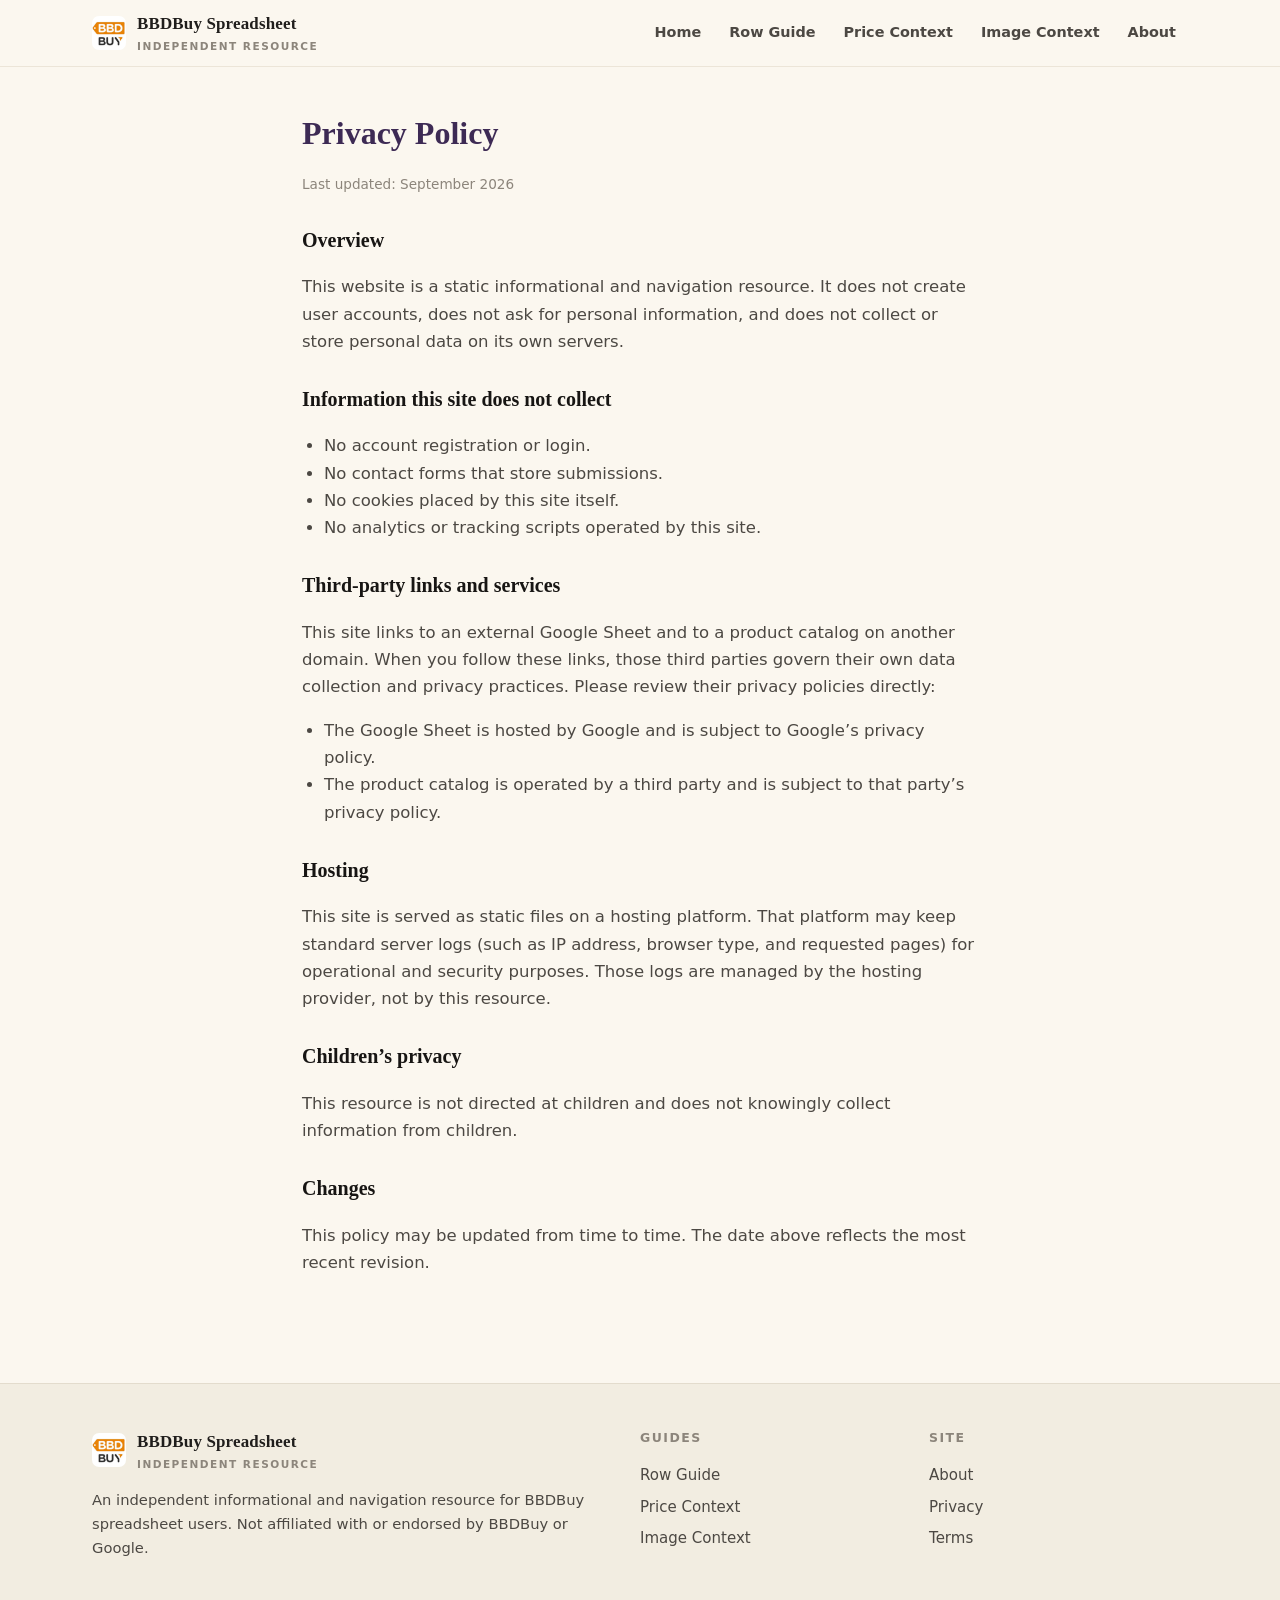
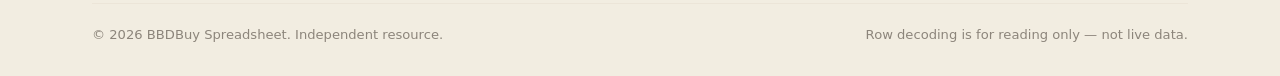
<file: privacy/index.html>
<!DOCTYPE html>
<html lang="en">
<head>
  <meta charset="UTF-8">
  <meta name="viewport" content="width=device-width, initial-scale=1.0">
  <title>Privacy Policy | BBDBuy Spreadsheet</title>
  <meta name="description" content="Privacy policy for the BBDBuy Spreadsheet independent resource.">
  <link rel="canonical" href="https://repglide.github.io/bbdbuy-spreadsheet/privacy/">
  <link rel="icon" type="image/png" href="../assets/images/favicon.png">
  <link rel="stylesheet" href="../assets/css/styles.css">
  <meta name="robots" content="index, follow">
</head>
<body>
  <a href="#main-content" class="skip-link">Skip to main content</a>

  <header class="site-header">
    <div class="container header-inner">
      <a href="../index.html" class="brand" aria-label="BBDBuy Spreadsheet Home">
        <img src="../assets/images/logo.png" alt="BBDBuy logo" width="34" height="34">
        <span class="brand-name">BBDBuy Spreadsheet<small>Independent Resource</small></span>
      </a>
      <button class="mobile-nav-toggle" aria-expanded="false" aria-label="Toggle navigation menu">
        <svg viewBox="0 0 24 24" fill="none" stroke="currentColor" stroke-width="2" width="22" height="22"><line x1="3" y1="6" x2="21" y2="6"></line><line x1="3" y1="12" x2="21" y2="12"></line><line x1="3" y1="18" x2="21" y2="18"></line></svg>
      </button>
      <nav class="main-nav" aria-label="Primary Navigation">
        <ul>
          <li><a href="../index.html">Home</a></li>
          <li><a href="../spreadsheet-row-guide/">Row Guide</a></li>
          <li><a href="../price-context-guide/">Price Context</a></li>
          <li><a href="../image-context-guide/">Image Context</a></li>
          <li><a href="../about/">About</a></li>
        </ul>
      </nav>
    </div>
  </header>

  <main id="main-content">
    <div class="legal-body">
      <h1>Privacy Policy</h1>
      <p class="legal-date">Last updated: September 2026</p>

      <h2>Overview</h2>
      <p>This website is a static informational and navigation resource. It does not create user accounts, does not ask for personal information, and does not collect or store personal data on its own servers.</p>

      <h2>Information this site does not collect</h2>
      <ul>
        <li>No account registration or login.</li>
        <li>No contact forms that store submissions.</li>
        <li>No cookies placed by this site itself.</li>
        <li>No analytics or tracking scripts operated by this site.</li>
      </ul>

      <h2>Third-party links and services</h2>
      <p>This site links to an external Google Sheet and to a product catalog on another domain. When you follow these links, those third parties govern their own data collection and privacy practices. Please review their privacy policies directly:</p>
      <ul>
        <li>The Google Sheet is hosted by Google and is subject to Google&rsquo;s privacy policy.</li>
        <li>The product catalog is operated by a third party and is subject to that party&rsquo;s privacy policy.</li>
      </ul>

      <h2>Hosting</h2>
      <p>This site is served as static files on a hosting platform. That platform may keep standard server logs (such as IP address, browser type, and requested pages) for operational and security purposes. Those logs are managed by the hosting provider, not by this resource.</p>

      <h2>Children&rsquo;s privacy</h2>
      <p>This resource is not directed at children and does not knowingly collect information from children.</p>

      <h2>Changes</h2>
      <p>This policy may be updated from time to time. The date above reflects the most recent revision.</p>
    </div>
  </main>

  <footer class="site-footer">
    <div class="container">
      <div class="footer-grid">
        <div class="footer-brand">
          <a href="../index.html" class="brand" aria-label="BBDBuy Spreadsheet Home">
            <img src="../assets/images/logo.png" alt="BBDBuy logo" width="30" height="30">
            <span class="brand-name">BBDBuy Spreadsheet<small>Independent Resource</small></span>
          </a>
          <p>An independent informational and navigation resource for BBDBuy spreadsheet users. Not affiliated with or endorsed by BBDBuy or Google.</p>
        </div>
        <div class="footer-col">
          <h4>Guides</h4>
          <ul>
            <li><a href="../spreadsheet-row-guide/">Row Guide</a></li>
            <li><a href="../price-context-guide/">Price Context</a></li>
            <li><a href="../image-context-guide/">Image Context</a></li>
          </ul>
        </div>
        <div class="footer-col">
          <h4>Site</h4>
          <ul>
            <li><a href="../about/">About</a></li>
            <li><a href="../privacy/">Privacy</a></li>
            <li><a href="../terms/">Terms</a></li>
          </ul>
        </div>
      </div>
      <div class="footer-bottom">
        <span>&copy; <span id="year">2026</span> BBDBuy Spreadsheet. Independent resource.</span>
        <span>Row decoding is for reading only — not live data.</span>
      </div>
    </div>
  </footer>

  <script src="../assets/js/main.js"></script>
</body>
</html>
</file>
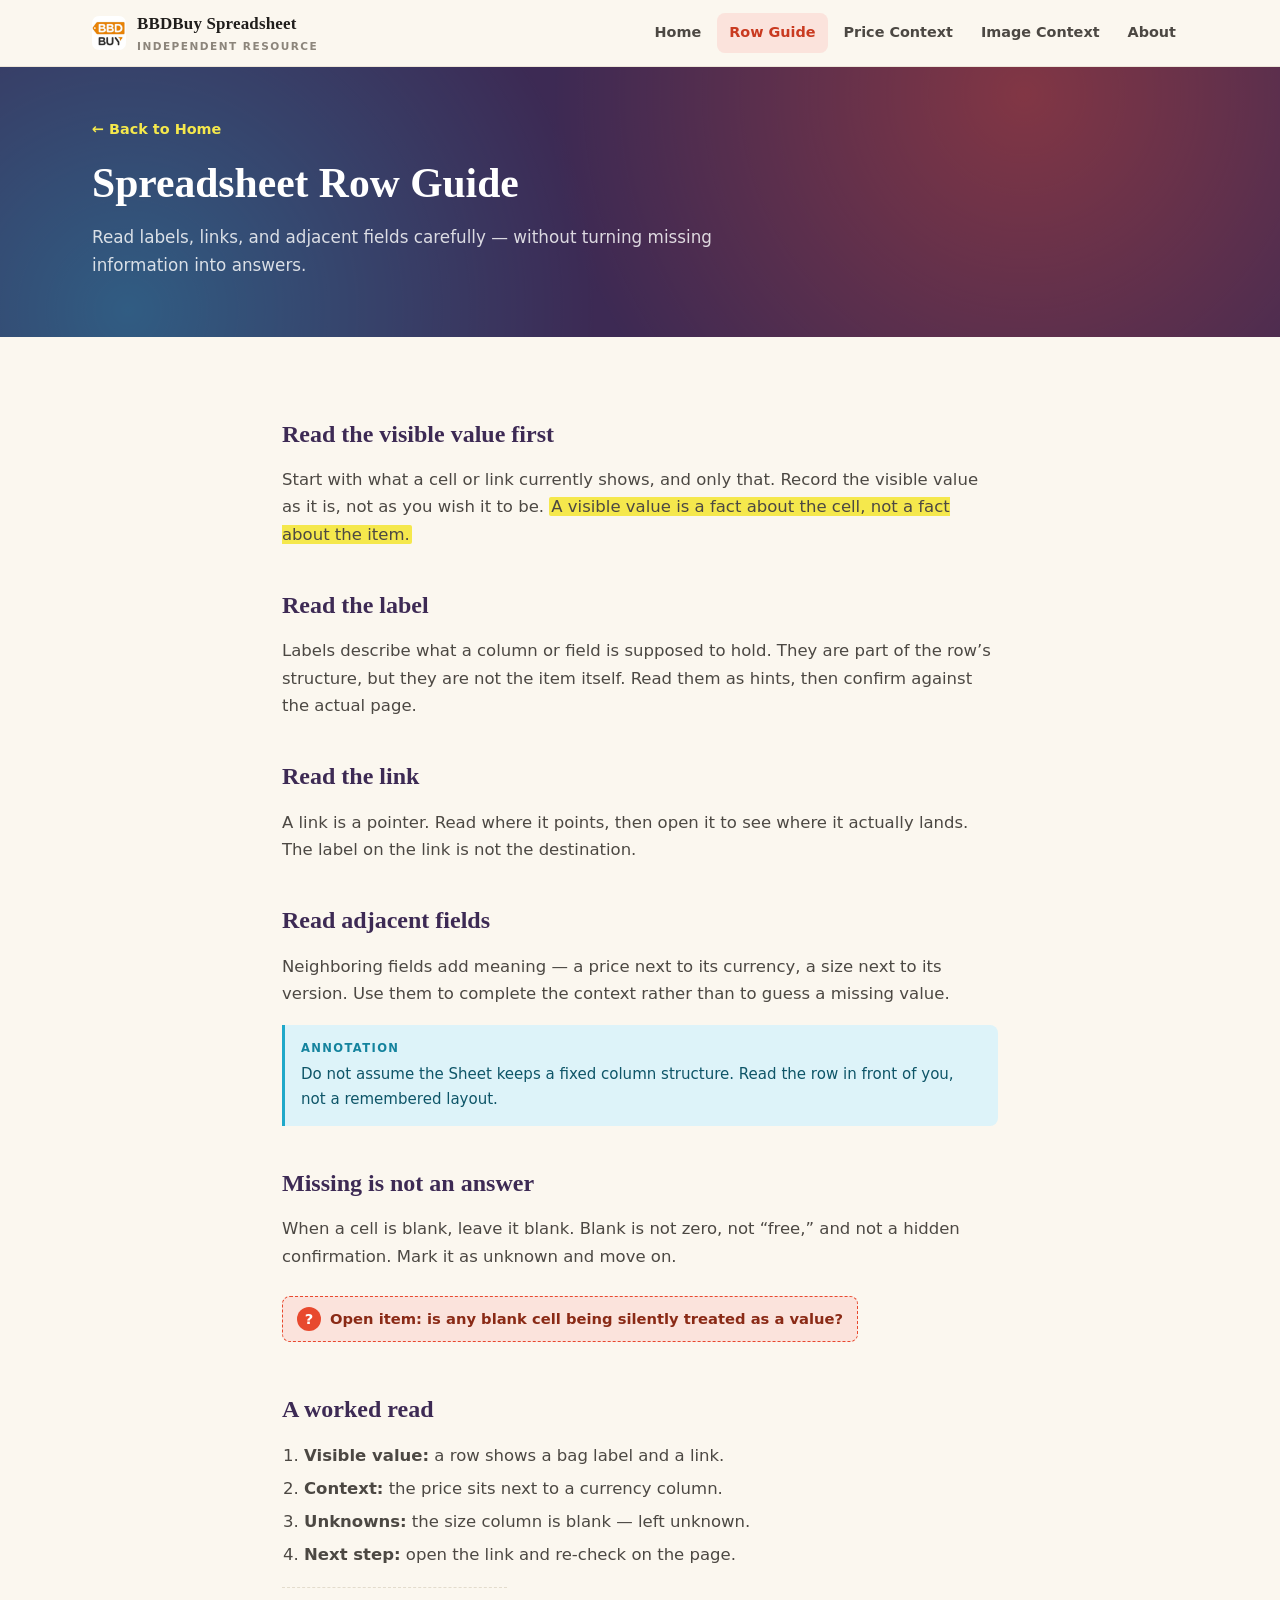
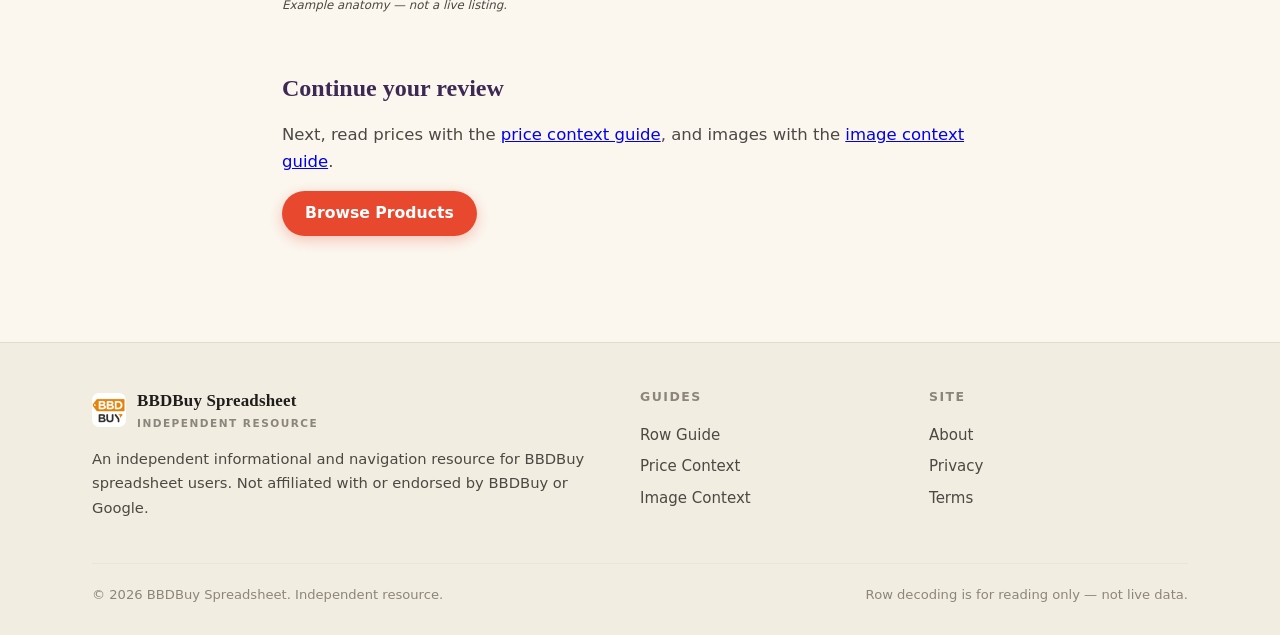
<file: spreadsheet-row-guide/index.html>
<!DOCTYPE html>
<html lang="en">
<head>
  <meta charset="UTF-8">
  <meta name="viewport" content="width=device-width, initial-scale=1.0">
  <title>Spreadsheet Row Guide | BBDBuy Spreadsheet</title>
  <meta name="description" content="Read BBDBuy spreadsheet rows, labels, links, and adjacent fields carefully — without turning missing information into answers.">
  <link rel="canonical" href="https://repglide.github.io/bbdbuy-spreadsheet/spreadsheet-row-guide/">
  <link rel="icon" type="image/png" href="../assets/images/favicon.png">
  <link rel="stylesheet" href="../assets/css/styles.css">

  <meta property="og:type" content="article">
  <meta property="og:url" content="https://repglide.github.io/bbdbuy-spreadsheet/spreadsheet-row-guide/">
  <meta property="og:title" content="Spreadsheet Row Guide | BBDBuy Spreadsheet">
  <meta property="og:description" content="Read BBDBuy spreadsheet rows, labels, links, and adjacent fields carefully — without turning missing information into answers.">
  <meta name="twitter:card" content="summary">

  <script type="application/ld+json">
  {
    "@context": "https://schema.org",
    "@graph": [
      { "@type": "WebSite", "@id": "https://repglide.github.io/bbdbuy-spreadsheet/#website", "url": "https://repglide.github.io/bbdbuy-spreadsheet/", "name": "BBDBuy Spreadsheet & Row Guide" },
      { "@type": "BreadcrumbList", "itemListElement": [
        { "@type": "ListItem", "position": 1, "name": "Home", "item": "https://repglide.github.io/bbdbuy-spreadsheet/" },
        { "@type": "ListItem", "position": 2, "name": "Spreadsheet Row Guide", "item": "https://repglide.github.io/bbdbuy-spreadsheet/spreadsheet-row-guide/" }
      ]},
      { "@type": "Article", "@id": "https://repglide.github.io/bbdbuy-spreadsheet/spreadsheet-row-guide/#article", "headline": "Spreadsheet Row Guide", "description": "Read BBDBuy spreadsheet rows, labels, links, and adjacent fields carefully — without turning missing information into answers.", "isPartOf": { "@id": "https://repglide.github.io/bbdbuy-spreadsheet/#website" } }
    ]
  }
  </script>
</head>
<body>
  <a href="#main-content" class="skip-link">Skip to main content</a>

  <header class="site-header">
    <div class="container header-inner">
      <a href="../index.html" class="brand" aria-label="BBDBuy Spreadsheet Home">
        <img src="../assets/images/logo.png" alt="BBDBuy logo" width="34" height="34">
        <span class="brand-name">BBDBuy Spreadsheet<small>Independent Resource</small></span>
      </a>
      <button class="mobile-nav-toggle" aria-expanded="false" aria-label="Toggle navigation menu">
        <svg viewBox="0 0 24 24" fill="none" stroke="currentColor" stroke-width="2" width="22" height="22"><line x1="3" y1="6" x2="21" y2="6"></line><line x1="3" y1="12" x2="21" y2="12"></line><line x1="3" y1="18" x2="21" y2="18"></line></svg>
      </button>
      <nav class="main-nav" aria-label="Primary Navigation">
        <ul>
          <li><a href="../index.html">Home</a></li>
          <li><a href="../spreadsheet-row-guide/" class="active">Row Guide</a></li>
          <li><a href="../price-context-guide/">Price Context</a></li>
          <li><a href="../image-context-guide/">Image Context</a></li>
          <li><a href="../about/">About</a></li>
        </ul>
      </nav>
    </div>
  </header>

  <main id="main-content">
    <section class="page-hero">
      <div class="container">
        <a class="back-link" href="../index.html">← Back to Home</a>
        <h1>Spreadsheet Row Guide</h1>
        <p>Read labels, links, and adjacent fields carefully — without turning missing information into answers.</p>
      </div>
    </section>

    <div class="article-body">
      <h2>Read the visible value first</h2>
      <p>Start with what a cell or link currently shows, and only that. Record the visible value as it is, not as you wish it to be. <span class="hl">A visible value is a fact about the cell, not a fact about the item.</span></p>

      <h2>Read the label</h2>
      <p>Labels describe what a column or field is supposed to hold. They are part of the row&rsquo;s structure, but they are not the item itself. Read them as hints, then confirm against the actual page.</p>

      <h2>Read the link</h2>
      <p>A link is a pointer. Read where it points, then open it to see where it actually lands. The label on the link is not the destination.</p>

      <h2>Read adjacent fields</h2>
      <p>Neighboring fields add meaning — a price next to its currency, a size next to its version. Use them to complete the context rather than to guess a missing value.</p>

      <div class="margin-note"><strong>Annotation</strong>Do not assume the Sheet keeps a fixed column structure. Read the row in front of you, not a remembered layout.</div>

      <h2>Missing is not an answer</h2>
      <p>When a cell is blank, leave it blank. Blank is not zero, not &ldquo;free,&rdquo; and not a hidden confirmation. Mark it as unknown and move on.</p>

      <div class="open-note"><span class="qmark">?</span>Open item: is any blank cell being silently treated as a value?</div>

      <h2>A worked read</h2>
      <ol>
        <li><strong>Visible value:</strong> a row shows a bag label and a link.</li>
        <li><strong>Context:</strong> the price sits next to a currency column.</li>
        <li><strong>Unknowns:</strong> the size column is blank — left unknown.</li>
        <li><strong>Next step:</strong> open the link and re-check on the page.</li>
      </ol>
      <p class="example-flag">Example anatomy — not a live listing.</p>

      <h2>Continue your review</h2>
      <p>Next, read prices with the <a href="../price-context-guide/">price context guide</a>, and images with the <a href="../image-context-guide/">image context guide</a>.</p>
      <p><a href="https://repglide.com/?agent=bbdbuy" class="btn btn-primary" target="_blank" rel="nofollow noopener">Browse Products</a></p>
    </div>
  </main>

  <footer class="site-footer">
    <div class="container">
      <div class="footer-grid">
        <div class="footer-brand">
          <a href="../index.html" class="brand" aria-label="BBDBuy Spreadsheet Home">
            <img src="../assets/images/logo.png" alt="BBDBuy logo" width="30" height="30">
            <span class="brand-name">BBDBuy Spreadsheet<small>Independent Resource</small></span>
          </a>
          <p>An independent informational and navigation resource for BBDBuy spreadsheet users. Not affiliated with or endorsed by BBDBuy or Google.</p>
        </div>
        <div class="footer-col">
          <h4>Guides</h4>
          <ul>
            <li><a href="../spreadsheet-row-guide/">Row Guide</a></li>
            <li><a href="../price-context-guide/">Price Context</a></li>
            <li><a href="../image-context-guide/">Image Context</a></li>
          </ul>
        </div>
        <div class="footer-col">
          <h4>Site</h4>
          <ul>
            <li><a href="../about/">About</a></li>
            <li><a href="../privacy/">Privacy</a></li>
            <li><a href="../terms/">Terms</a></li>
          </ul>
        </div>
      </div>
      <div class="footer-bottom">
        <span>&copy; <span id="year">2026</span> BBDBuy Spreadsheet. Independent resource.</span>
        <span>Row decoding is for reading only — not live data.</span>
      </div>
    </div>
  </footer>

  <script src="../assets/js/main.js"></script>
</body>
</html>
</file>
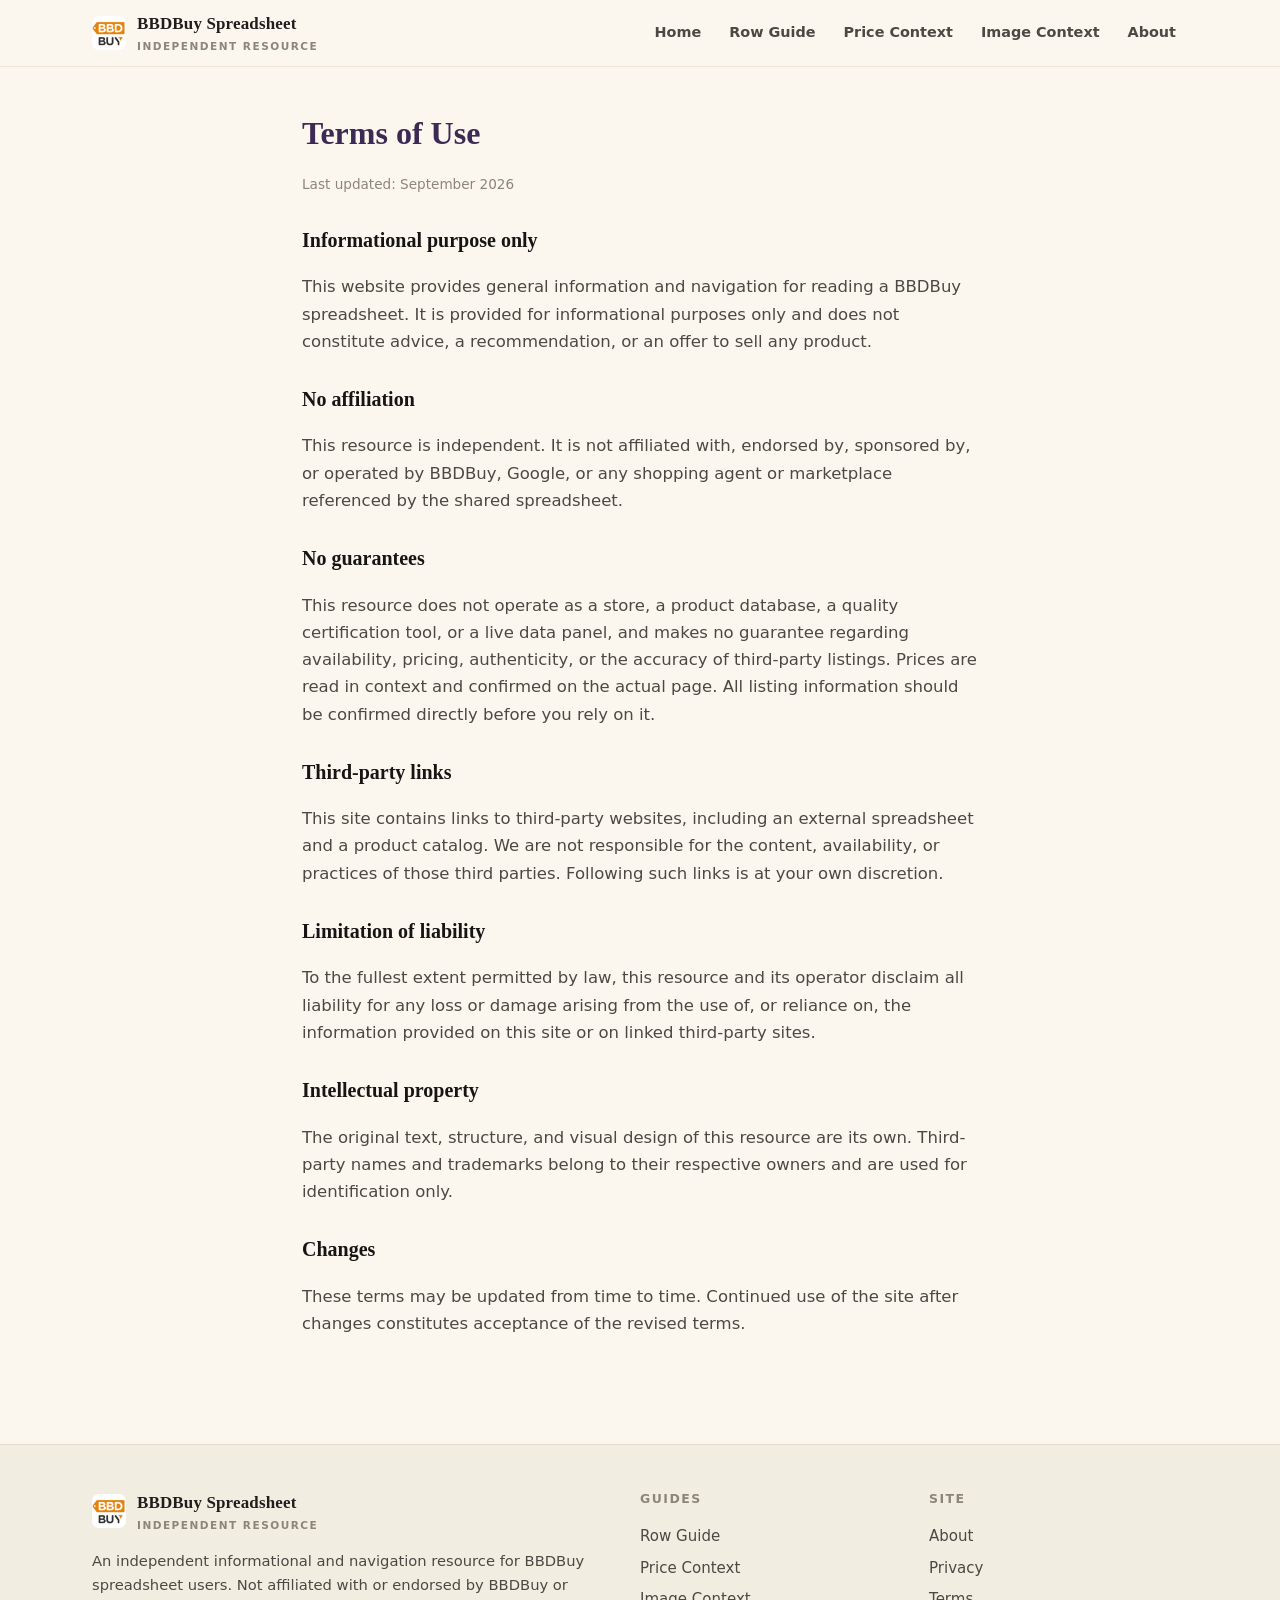
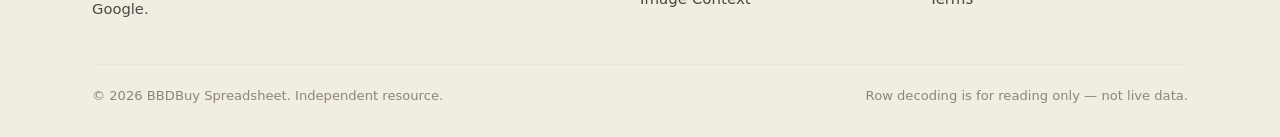
<file: terms/index.html>
<!DOCTYPE html>
<html lang="en">
<head>
  <meta charset="UTF-8">
  <meta name="viewport" content="width=device-width, initial-scale=1.0">
  <title>Terms of Use | BBDBuy Spreadsheet</title>
  <meta name="description" content="Terms of use for the BBDBuy Spreadsheet independent resource.">
  <link rel="canonical" href="https://repglide.github.io/bbdbuy-spreadsheet/terms/">
  <link rel="icon" type="image/png" href="../assets/images/favicon.png">
  <link rel="stylesheet" href="../assets/css/styles.css">
  <meta name="robots" content="index, follow">
</head>
<body>
  <a href="#main-content" class="skip-link">Skip to main content</a>

  <header class="site-header">
    <div class="container header-inner">
      <a href="../index.html" class="brand" aria-label="BBDBuy Spreadsheet Home">
        <img src="../assets/images/logo.png" alt="BBDBuy logo" width="34" height="34">
        <span class="brand-name">BBDBuy Spreadsheet<small>Independent Resource</small></span>
      </a>
      <button class="mobile-nav-toggle" aria-expanded="false" aria-label="Toggle navigation menu">
        <svg viewBox="0 0 24 24" fill="none" stroke="currentColor" stroke-width="2" width="22" height="22"><line x1="3" y1="6" x2="21" y2="6"></line><line x1="3" y1="12" x2="21" y2="12"></line><line x1="3" y1="18" x2="21" y2="18"></line></svg>
      </button>
      <nav class="main-nav" aria-label="Primary Navigation">
        <ul>
          <li><a href="../index.html">Home</a></li>
          <li><a href="../spreadsheet-row-guide/">Row Guide</a></li>
          <li><a href="../price-context-guide/">Price Context</a></li>
          <li><a href="../image-context-guide/">Image Context</a></li>
          <li><a href="../about/">About</a></li>
        </ul>
      </nav>
    </div>
  </header>

  <main id="main-content">
    <div class="legal-body">
      <h1>Terms of Use</h1>
      <p class="legal-date">Last updated: September 2026</p>

      <h2>Informational purpose only</h2>
      <p>This website provides general information and navigation for reading a BBDBuy spreadsheet. It is provided for informational purposes only and does not constitute advice, a recommendation, or an offer to sell any product.</p>

      <h2>No affiliation</h2>
      <p>This resource is independent. It is not affiliated with, endorsed by, sponsored by, or operated by BBDBuy, Google, or any shopping agent or marketplace referenced by the shared spreadsheet.</p>

      <h2>No guarantees</h2>
      <p>This resource does not operate as a store, a product database, a quality certification tool, or a live data panel, and makes no guarantee regarding availability, pricing, authenticity, or the accuracy of third-party listings. Prices are read in context and confirmed on the actual page. All listing information should be confirmed directly before you rely on it.</p>

      <h2>Third-party links</h2>
      <p>This site contains links to third-party websites, including an external spreadsheet and a product catalog. We are not responsible for the content, availability, or practices of those third parties. Following such links is at your own discretion.</p>

      <h2>Limitation of liability</h2>
      <p>To the fullest extent permitted by law, this resource and its operator disclaim all liability for any loss or damage arising from the use of, or reliance on, the information provided on this site or on linked third-party sites.</p>

      <h2>Intellectual property</h2>
      <p>The original text, structure, and visual design of this resource are its own. Third-party names and trademarks belong to their respective owners and are used for identification only.</p>

      <h2>Changes</h2>
      <p>These terms may be updated from time to time. Continued use of the site after changes constitutes acceptance of the revised terms.</p>
    </div>
  </main>

  <footer class="site-footer">
    <div class="container">
      <div class="footer-grid">
        <div class="footer-brand">
          <a href="../index.html" class="brand" aria-label="BBDBuy Spreadsheet Home">
            <img src="../assets/images/logo.png" alt="BBDBuy logo" width="30" height="30">
            <span class="brand-name">BBDBuy Spreadsheet<small>Independent Resource</small></span>
          </a>
          <p>An independent informational and navigation resource for BBDBuy spreadsheet users. Not affiliated with or endorsed by BBDBuy or Google.</p>
        </div>
        <div class="footer-col">
          <h4>Guides</h4>
          <ul>
            <li><a href="../spreadsheet-row-guide/">Row Guide</a></li>
            <li><a href="../price-context-guide/">Price Context</a></li>
            <li><a href="../image-context-guide/">Image Context</a></li>
          </ul>
        </div>
        <div class="footer-col">
          <h4>Site</h4>
          <ul>
            <li><a href="../about/">About</a></li>
            <li><a href="../privacy/">Privacy</a></li>
            <li><a href="../terms/">Terms</a></li>
          </ul>
        </div>
      </div>
      <div class="footer-bottom">
        <span>&copy; <span id="year">2026</span> BBDBuy Spreadsheet. Independent resource.</span>
        <span>Row decoding is for reading only — not live data.</span>
      </div>
    </div>
  </footer>

  <script src="../assets/js/main.js"></script>
</body>
</html>
</file>
<file: assets/css/styles.css>
/* ==========================================================================
   BBDBuy Spreadsheet — Row Decoder / Annotation Studio theme
   Warm paper white · near-black · deep eggplant · tomato · fluorescent yellow
   · clear cyan · sage green
   ========================================================================== */

:root {
  /* palette */
  --paper:        #FBF7EF;
  --paper-2:      #F2EDE1;
  --paper-3:      #EAE3D4;
  --ink:          #201E1C;
  --ink-2:        #171513;
  --ink-soft:     #4C4843;
  --ink-faint:    #8C857B;
  --eggplant:     #3D2A54;
  --eggplant-2:   #4A3568;
  --eggplant-soft:#ECE5F3;
  --tomato:       #E8492E;
  --tomato-dark:  #C93A20;
  --tomato-soft:  #FBE3DC;
  --fluoro:       #F5E84C;
  --fluoro-soft:  #FBF6BE;
  --cyan:         #1FA8C9;
  --cyan-dark:    #14839E;
  --cyan-soft:    #DDF3F9;
  --sage:         #7FA87C;
  --sage-soft:    #E6EFE3;
  --line:         #E3DCCD;
  --line-soft:    #ECE5D8;

  /* typography */
  --serif: Georgia, 'Times New Roman', Times, serif;
  --sans: system-ui, -apple-system, 'Segoe UI', Roboto, Helvetica, Arial, sans-serif;
  --mono: ui-monospace, SFMono-Regular, 'SF Mono', Menlo, Consolas, monospace;

  /* geometry */
  --radius: 14px;
  --radius-sm: 8px;
  --container: 1140px;
  --shadow-sm: 0 1px 2px rgba(32, 30, 28, 0.05), 0 2px 8px rgba(32, 30, 28, 0.06);
  --shadow-md: 0 4px 14px rgba(32, 30, 28, 0.10), 0 12px 32px rgba(32, 30, 28, 0.08);
}

* { box-sizing: border-box; }
html { scroll-behavior: smooth; -webkit-text-size-adjust: 100%; }

body {
  margin: 0;
  font-family: var(--sans);
  font-size: 16.5px;
  line-height: 1.65;
  color: var(--ink);
  background: var(--paper);
  -webkit-font-smoothing: antialiased;
  text-rendering: optimizeLegibility;
}

/* ---------- accessibility ---------- */
.skip-link { position: absolute; left: -9999px; top: 0; background: var(--ink); color: #fff; padding: 10px 16px; z-index: 200; border-radius: 0 0 var(--radius-sm) 0; }
.skip-link:focus { left: 0; }
:focus-visible { outline: 3px solid var(--cyan); outline-offset: 2px; border-radius: 3px; }
.visually-hidden { position: absolute !important; width: 1px; height: 1px; margin: -1px; padding: 0; border: 0; overflow: hidden; clip: rect(0 0 0 0); white-space: nowrap; }

/* ---------- layout ---------- */
.container { max-width: var(--container); margin: 0 auto; padding: 0 22px; }

/* ---------- header ---------- */
.site-header { position: sticky; top: 0; z-index: 100; background: rgba(251, 247, 239, 0.92); backdrop-filter: saturate(140%) blur(8px); border-bottom: 1px solid var(--line-soft); }
.header-inner { display: flex; align-items: center; gap: 20px; height: 66px; }
.brand { display: flex; align-items: center; gap: 11px; text-decoration: none; color: var(--ink); }
.brand img { width: 34px; height: 34px; display: block; border-radius: 7px; }
.brand-name { font-family: var(--serif); font-weight: 700; font-size: 1.06rem; letter-spacing: 0.01em; }
.brand-name small { display: block; font-family: var(--sans); font-weight: 600; font-size: 0.66rem; color: var(--ink-faint); letter-spacing: 0.14em; text-transform: uppercase; }

.main-nav { margin-left: auto; }
.main-nav ul { display: flex; align-items: center; gap: 4px; list-style: none; margin: 0; padding: 0; }
.main-nav a { display: block; padding: 8px 12px; text-decoration: none; color: var(--ink-soft); font-weight: 600; font-size: 0.9rem; border-radius: var(--radius-sm); }
.main-nav a:hover { background: var(--paper-2); color: var(--ink); }
.main-nav a.active { color: var(--tomato-dark); background: var(--tomato-soft); }

.mobile-nav-toggle { display: none; margin-left: auto; width: 44px; height: 44px; border: 1px solid var(--line); background: #fff; border-radius: var(--radius-sm); cursor: pointer; color: var(--ink); }
.mobile-nav-toggle svg { display: block; margin: 0 auto; }

@media (max-width: 860px) {
  .main-nav { display: none; }
  .mobile-nav-toggle { display: block; }
  .main-nav.open { display: block; position: absolute; left: 0; right: 0; top: 66px; background: #fff; border-bottom: 1px solid var(--line); box-shadow: var(--shadow-md); }
  .main-nav.open ul { flex-direction: column; align-items: stretch; gap: 2px; padding: 8px; }
  .main-nav.open a { padding: 12px 14px; }
}

/* ---------- buttons ---------- */
.btn { display: inline-flex; align-items: center; justify-content: center; gap: 8px; padding: 12px 22px; border-radius: 999px; text-decoration: none; font-weight: 700; font-size: 0.98rem; line-height: 1.2; border: 1.5px solid transparent; transition: transform 0.12s ease, box-shadow 0.12s ease, background 0.12s ease; }
.btn:active { transform: translateY(1px); }
.btn-primary { background: var(--tomato); color: #fff; box-shadow: 0 4px 14px rgba(232, 73, 46, 0.30); }
.btn-primary:hover { background: var(--tomato-dark); box-shadow: 0 6px 18px rgba(232, 73, 46, 0.38); }
.btn-secondary { background: #fff; color: var(--ink); border-color: var(--line); box-shadow: var(--shadow-sm); }
.btn-secondary:hover { border-color: var(--ink-soft); background: #fff; }
.btn-sm { padding: 9px 16px; font-size: 0.88rem; }

/* ---------- hero ---------- */
.hero-section { padding: 56px 0 44px; position: relative; overflow: hidden; background: radial-gradient(circle at 85% 8%, var(--cyan-soft) 0, transparent 42%), radial-gradient(circle at 6% 92%, var(--fluoro-soft) 0, transparent 40%); }
.hero-grid { display: grid; grid-template-columns: 1.05fr 0.95fr; gap: 44px; align-items: center; }
.hero-badge { display: inline-block; padding: 5px 13px; border-radius: 999px; background: var(--fluoro); color: var(--ink-2); font-weight: 700; font-size: 0.76rem; letter-spacing: 0.08em; text-transform: uppercase; }
.hero-title { font-family: var(--serif); font-size: clamp(2.05rem, 4.6vw, 3.1rem); line-height: 1.12; color: var(--eggplant); margin: 18px 0 16px; font-weight: 700; }
.hero-title em { font-style: normal; color: var(--tomato); }
.hero-description { font-size: 1.08rem; color: var(--ink-soft); max-width: 34em; margin: 0 0 26px; }
.hero-actions { display: flex; flex-wrap: wrap; gap: 12px; }

/* hero decoded-row visual */
.hero-visual { position: relative; }
.row-card { position: relative; background: #fff; border: 1px solid var(--line); border-radius: 12px; box-shadow: var(--shadow-md); padding: 18px 16px 14px; }
.row-head { display: flex; align-items: center; justify-content: space-between; margin-bottom: 12px; }
.row-title { font-family: var(--mono); font-size: 0.72rem; letter-spacing: 0.12em; text-transform: uppercase; color: var(--ink-faint); }
.row-cells { display: grid; grid-template-columns: repeat(4, 1fr); gap: 8px; }
.rcell { border: 1px solid var(--line-soft); border-radius: 8px; padding: 9px 10px; font-size: 0.82rem; min-height: 52px; }
.rcell .rc-label { display: block; font-family: var(--mono); font-size: 0.64rem; color: var(--ink-faint); letter-spacing: 0.06em; text-transform: uppercase; margin-bottom: 3px; }
.rcell .rc-val { color: var(--ink); font-weight: 600; }
.rcell.is-hl { background: var(--fluoro-soft); border-color: var(--fluoro); }
.rcell.is-ctx { background: var(--sage-soft); border-color: var(--sage); }
.rcell.is-unk { background: var(--tomato-soft); border-color: var(--tomato); }
.row-annotate { display: flex; align-items: center; gap: 8px; margin-top: 12px; font-family: var(--mono); font-size: 0.78rem; color: var(--cyan-dark); }
.row-annotate .bracket { font-weight: 800; color: var(--cyan); }
.row-annotate .hl { background: var(--fluoro); padding: 0 3px; }
@media (max-width: 860px) {
  .hero-grid { grid-template-columns: 1fr; gap: 24px; }
  .hero-section { padding-top: 34px; }
  .row-cells { grid-template-columns: repeat(2, 1fr); }
}

/* ---------- section scaffolding ---------- */
.section { padding: 46px 0; }
.section-alt { background: var(--paper-2); }
.section-header { max-width: 680px; margin: 0 auto 34px; text-align: center; }
.eyebrow { display: inline-block; font-size: 0.76rem; font-weight: 700; letter-spacing: 0.14em; text-transform: uppercase; color: var(--tomato); }
.section-title { font-family: var(--serif); font-size: clamp(1.6rem, 3.4vw, 2.15rem); color: var(--eggplant); margin: 10px 0 12px; line-height: 1.2; }
.section-lead { color: var(--ink-soft); font-size: 1.02rem; margin: 0; }

/* ---------- category grid (magazine TOC stickers) ---------- */
.categories-section { padding-top: 10px; }
.cat-grid { display: grid; grid-template-columns: repeat(4, 1fr); gap: 14px; }
.cat-card {
  position: relative; display: flex; flex-direction: column; gap: 9px;
  background: #fff; border: 1px solid var(--line); border-radius: var(--radius);
  padding: 15px 16px 14px; text-decoration: none; color: var(--ink);
  box-shadow: var(--shadow-sm); transition: transform 0.14s ease, box-shadow 0.14s ease, border-color 0.14s ease;
}
.cat-card:hover { transform: translateY(-3px) rotate(-0.4deg); box-shadow: var(--shadow-md); border-color: var(--tomato); }
.cat-top { display: flex; align-items: center; justify-content: space-between; }
.cat-index { font-family: var(--serif); font-size: 1.5rem; font-weight: 800; color: var(--eggplant); line-height: 1; }
.cat-mark { font-size: 0.9rem; color: var(--cyan); font-weight: 800; }
.cat-icon { width: 28px; height: 28px; color: var(--tomato-dark); }
.cat-icon svg { width: 100%; height: 100%; }
.cat-name { font-weight: 700; color: var(--ink-2); font-size: 0.97rem; line-height: 1.3; }
.cat-card .cat-arrow { margin-top: auto; font-size: 0.8rem; font-weight: 700; color: var(--tomato); }

@media (max-width: 900px) {
  .cat-grid { grid-template-columns: repeat(2, 1fr); gap: 12px; }
  .cat-card { padding: 13px 13px 12px; }
}

/* ---------- Row Decoder anatomy ---------- */
.anatomy { display: flex; align-items: stretch; gap: 0; max-width: 920px; margin: 0 auto; }
.anatomy-step { flex: 1; display: flex; flex-direction: column; align-items: center; text-align: center; gap: 8px; padding: 0 8px; }
.anatomy-dot { width: 40px; height: 40px; border-radius: 50%; display: grid; place-items: center; font-family: var(--mono); font-weight: 800; font-size: 0.82rem; color: #fff; }
.anatomy-step[data-d="1"] .anatomy-dot { background: var(--eggplant); }
.anatomy-step[data-d="2"] .anatomy-dot { background: var(--sage); color: var(--ink-2); }
.anatomy-step[data-d="3"] .anatomy-dot { background: var(--tomato); }
.anatomy-step[data-d="4"] .anatomy-dot { background: var(--cyan); color: var(--ink-2); }
.anatomy-label { font-weight: 700; color: var(--ink-2); font-size: 0.92rem; }
.anatomy-desc { color: var(--ink-soft); font-size: 0.84rem; }
.anatomy-arrow { flex: none; align-self: center; color: var(--tomato); font-size: 1.4rem; font-weight: 800; padding: 0 2px; }
@media (max-width: 720px) {
  .anatomy { flex-direction: column; gap: 0; }
  .anatomy-step { flex-direction: row; align-items: center; text-align: left; gap: 12px; padding: 8px 0; }
  .anatomy-arrow { transform: rotate(90deg); align-self: center; }
}

/* ---------- signatures ---------- */
.hl { background: var(--fluoro); padding: 0 2px; box-decoration-break: clone; border-radius: 2px; }
.proof-mark { display: inline-block; font-family: var(--mono); font-weight: 700; color: var(--tomato); font-size: 0.9em; }
.margin-note { border-left: 3px solid var(--cyan); background: var(--cyan-soft); padding: 14px 16px; border-radius: 0 var(--radius-sm) var(--radius-sm) 0; margin: 18px 0; font-size: 0.94rem; color: #0E5568; }
.margin-note strong { display: block; font-size: 0.72rem; letter-spacing: 0.12em; text-transform: uppercase; margin-bottom: 4px; color: var(--cyan-dark); }

.ctx-tag { display: inline-block; font-family: var(--mono); font-size: 0.66rem; font-weight: 700; letter-spacing: 0.06em; text-transform: uppercase; padding: 3px 8px; border-radius: 5px; background: var(--sage-soft); color: #4A6A48; }
.unk-tag { display: inline-block; font-family: var(--mono); font-size: 0.66rem; font-weight: 700; letter-spacing: 0.06em; text-transform: uppercase; padding: 3px 8px; border-radius: 5px; background: var(--tomato-soft); color: var(--tomato-dark); }

.open-note { display: inline-flex; align-items: center; gap: 9px; padding: 10px 14px; border: 1px dashed var(--tomato); border-radius: var(--radius-sm); background: var(--tomato-soft); color: #8A2A16; font-weight: 600; font-size: 0.92rem; margin: 10px 0; }
.open-note .qmark { flex: none; width: 24px; height: 24px; border-radius: 50%; background: var(--tomato); color: #fff; display: grid; place-items: center; font-weight: 800; }

.example-flag { display: inline-block; margin-top: 14px; font-size: 0.74rem; color: var(--ink-faint); font-style: italic; border-top: 1px dashed var(--line); padding-top: 8px; }

/* ---------- cell-not-a-promise / price context ---------- */
.duo-grid { display: grid; grid-template-columns: 1fr 1fr; gap: 14px; }
.duo-col { background: #fff; border: 1px solid var(--line); border-radius: var(--radius); padding: 20px 22px; }
.duo-col h3 { margin: 0 0 10px; font-size: 1.02rem; display: flex; align-items: center; gap: 9px; color: var(--ink-2); }
.duo-col ul { margin: 0; padding-left: 18px; color: var(--ink-soft); font-size: 0.94rem; }
.duo-col ul li { margin: 6px 0; }
.duo-col .mark { flex: none; width: 22px; height: 22px; border-radius: 5px; display: grid; place-items: center; font-size: 0.78rem; color: #fff; font-family: var(--mono); }
.duo-col.is-a .mark { background: var(--sage); color: var(--ink-2); }
.duo-col.is-b .mark { background: var(--tomato); }

@media (max-width: 720px) { .duo-grid { grid-template-columns: 1fr; } }

/* ---------- image context ladder ---------- */
.ladder { list-style: none; margin: 0 auto; padding: 0; max-width: 760px; }
.ladder li { display: flex; gap: 14px; align-items: flex-start; padding: 14px 16px; margin: 10px 0; background: #fff; border: 1px solid var(--line); border-radius: var(--radius); box-shadow: var(--shadow-sm); }
.ladder .rung { flex: none; width: 30px; height: 30px; border-radius: 50%; display: grid; place-items: center; color: #fff; font-weight: 800; font-size: 0.8rem; font-family: var(--mono); background: var(--eggplant); }
.ladder p { margin: 0; color: var(--ink-soft); font-size: 0.95rem; }
.ladder strong { color: var(--ink-2); }

/* ---------- guide entry cards ---------- */
.guide-grid { display: grid; grid-template-columns: repeat(3, 1fr); gap: 16px; }
.guide-card { display: flex; flex-direction: column; background: #fff; border: 1px solid var(--line); border-radius: var(--radius); padding: 24px 22px; text-decoration: none; color: var(--ink); box-shadow: var(--shadow-sm); transition: transform 0.14s ease, box-shadow 0.14s ease; }
.guide-card:hover { transform: translateY(-3px); box-shadow: var(--shadow-md); }
.guide-card .guide-num { font-family: var(--mono); font-size: 0.78rem; color: var(--cyan-dark); letter-spacing: 0.1em; }
.guide-card h3 { font-family: var(--serif); font-size: 1.24rem; color: var(--eggplant); margin: 8px 0 10px; }
.guide-card p { color: var(--ink-soft); font-size: 0.95rem; margin: 0 0 16px; }
.guide-card .guide-cta { margin-top: auto; font-weight: 700; color: var(--tomato); font-size: 0.9rem; }
@media (max-width: 900px) { .guide-grid { grid-template-columns: 1fr; } }

/* ---------- mark the unknowns ---------- */
.unknowns-list { list-style: none; margin: 0; padding: 0; max-width: 760px; margin-inline: auto; }
.unknowns-list li { display: flex; gap: 14px; align-items: flex-start; padding: 14px 16px; margin: 10px 0; background: #fff; border: 1px solid var(--line); border-radius: var(--radius); box-shadow: var(--shadow-sm); }
.unknowns-list .u-num { flex: none; width: 30px; height: 30px; border-radius: 50%; display: grid; place-items: center; background: var(--tomato-soft); color: var(--tomato); font-weight: 800; font-size: 0.82rem; font-family: var(--mono); }
.unknowns-list p { margin: 0; color: var(--ink-soft); font-size: 0.96rem; }
.unknowns-list strong { color: var(--ink-2); }

/* ---------- FAQ ---------- */
.faq-list { max-width: 760px; margin: 0 auto; }
details.faq-item { background: #fff; border: 1px solid var(--line); border-radius: var(--radius); margin: 10px 0; box-shadow: var(--shadow-sm); overflow: hidden; }
details.faq-item summary { cursor: pointer; list-style: none; padding: 16px 20px; font-weight: 700; color: var(--ink-2); display: flex; align-items: center; justify-content: space-between; gap: 14px; }
details.faq-item summary::-webkit-details-marker { display: none; }
details.faq-item summary::after { content: "+"; font-size: 1.5rem; font-weight: 400; color: var(--tomato); line-height: 1; }
details.faq-item[open] summary::after { content: "–"; }
.faq-item .faq-body { padding: 0 20px 18px; color: var(--ink-soft); font-size: 0.96rem; }
.faq-item .faq-body p { margin: 0 0 10px; }

/* ---------- final CTA ---------- */
.final-cta { background: var(--eggplant); color: #fff; border-radius: 22px; padding: 44px 40px; text-align: center; position: relative; overflow: hidden; }
.final-cta::before { content: ""; position: absolute; inset: 0; opacity: 0.35; background: radial-gradient(circle at 15% 20%, var(--tomato) 0, transparent 40%), radial-gradient(circle at 85% 80%, var(--cyan) 0, transparent 40%); }
.final-cta h2 { font-family: var(--serif); font-size: clamp(1.5rem, 3.2vw, 2.1rem); margin: 0 0 12px; position: relative; }
.final-cta p { color: rgba(255,255,255,0.82); max-width: 30em; margin: 0 auto 24px; position: relative; }
.final-cta .btn-primary { position: relative; }

/* ---------- footer ---------- */
.site-footer { border-top: 1px solid var(--line); background: var(--paper-2); padding: 44px 0 30px; margin-top: 30px; }
.footer-grid { display: grid; grid-template-columns: 2fr 1fr 1fr; gap: 30px; }
.footer-brand p { color: var(--ink-soft); font-size: 0.92rem; max-width: 34em; }
.footer-col h4 { font-size: 0.78rem; letter-spacing: 0.12em; text-transform: uppercase; color: var(--ink-faint); margin: 0 0 12px; }
.footer-col ul { list-style: none; margin: 0; padding: 0; }
.footer-col a { color: var(--ink-soft); text-decoration: none; font-size: 0.94rem; line-height: 2.1; }
.footer-col a:hover { color: var(--tomato-dark); }
.footer-bottom { margin-top: 28px; padding-top: 20px; border-top: 1px solid var(--line-soft); font-size: 0.82rem; color: var(--ink-faint); display: flex; flex-wrap: wrap; gap: 8px 20px; justify-content: space-between; }
@media (max-width: 720px) { .footer-grid { grid-template-columns: 1fr; } }

/* ---------- article / guide pages ---------- */
.page-hero { background: var(--eggplant); color: #fff; padding: 48px 0 40px; position: relative; overflow: hidden; }
.page-hero::before { content: ""; position: absolute; inset: 0; opacity: 0.4; background: radial-gradient(circle at 80% 10%, var(--tomato) 0, transparent 45%), radial-gradient(circle at 10% 90%, var(--cyan) 0, transparent 40%); }
.page-hero .container { position: relative; }
.page-hero h1 { font-family: var(--serif); font-size: clamp(1.8rem, 4vw, 2.6rem); margin: 12px 0 12px; line-height: 1.15; }
.page-hero p { color: rgba(255,255,255,0.82); max-width: 40em; font-size: 1.05rem; }

.article-body { max-width: 760px; margin: 0 auto; padding: 40px 22px 60px; }
.article-body h2 { font-family: var(--serif); font-size: 1.5rem; color: var(--eggplant); margin: 38px 0 12px; }
.article-body h3 { font-size: 1.12rem; color: var(--ink-2); margin: 26px 0 8px; }
.article-body p { color: var(--ink-soft); margin: 0 0 16px; }
.article-body ul, .article-body ol { color: var(--ink-soft); margin: 0 0 18px; padding-left: 22px; }
.article-body li { margin: 6px 0; }
.article-body blockquote { margin: 22px 0; padding: 16px 20px; background: var(--paper-2); border-left: 4px solid var(--cyan); border-radius: 0 var(--radius-sm) var(--radius-sm) 0; color: var(--ink-soft); font-family: var(--serif); font-size: 1.06rem; }

.back-link { display: inline-flex; align-items: center; gap: 6px; color: var(--fluoro); font-weight: 700; text-decoration: none; font-size: 0.9rem; margin-bottom: 6px; }
.back-link:hover { text-decoration: underline; }

/* legal pages */
.legal-body { max-width: 720px; margin: 0 auto; padding: 40px 22px 60px; }
.legal-body h1 { font-family: var(--serif); color: var(--eggplant); font-size: 2rem; margin: 0 0 6px; }
.legal-body .legal-date { color: var(--ink-faint); font-size: 0.85rem; margin-bottom: 24px; }
.legal-body h2 { font-family: var(--serif); font-size: 1.25rem; color: var(--ink-2); margin: 28px 0 8px; }
.legal-body p, .legal-body li { color: var(--ink-soft); }
.legal-body ul { padding-left: 22px; }

/* 404 */
.notfound { text-align: center; padding: 70px 22px 80px; }
.notfound .big { font-family: var(--serif); font-size: clamp(4rem, 14vw, 7rem); color: var(--eggplant); margin: 0; line-height: 1; }
.notfound h1 { font-family: var(--serif); color: var(--eggplant); margin: 8px 0 12px; }
.notfound p { color: var(--ink-soft); max-width: 30em; margin: 0 auto 24px; }
</file>
